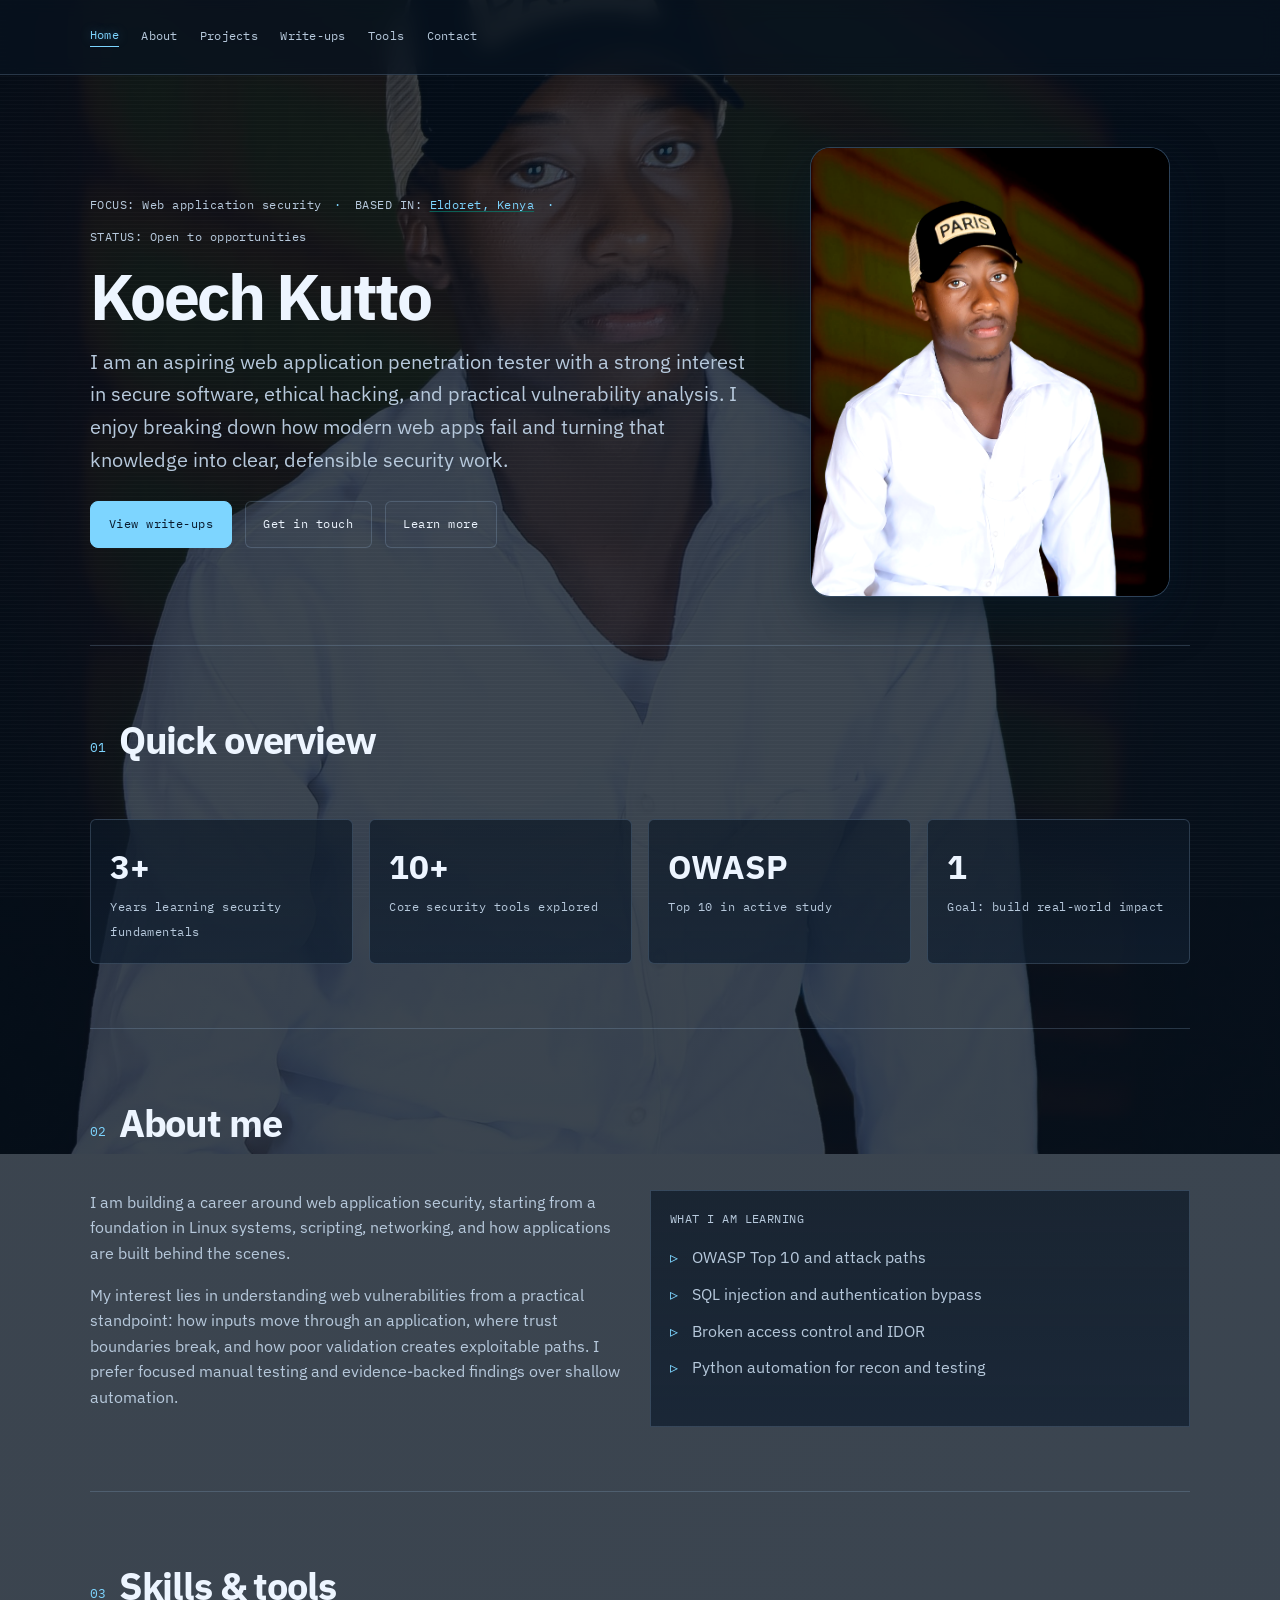
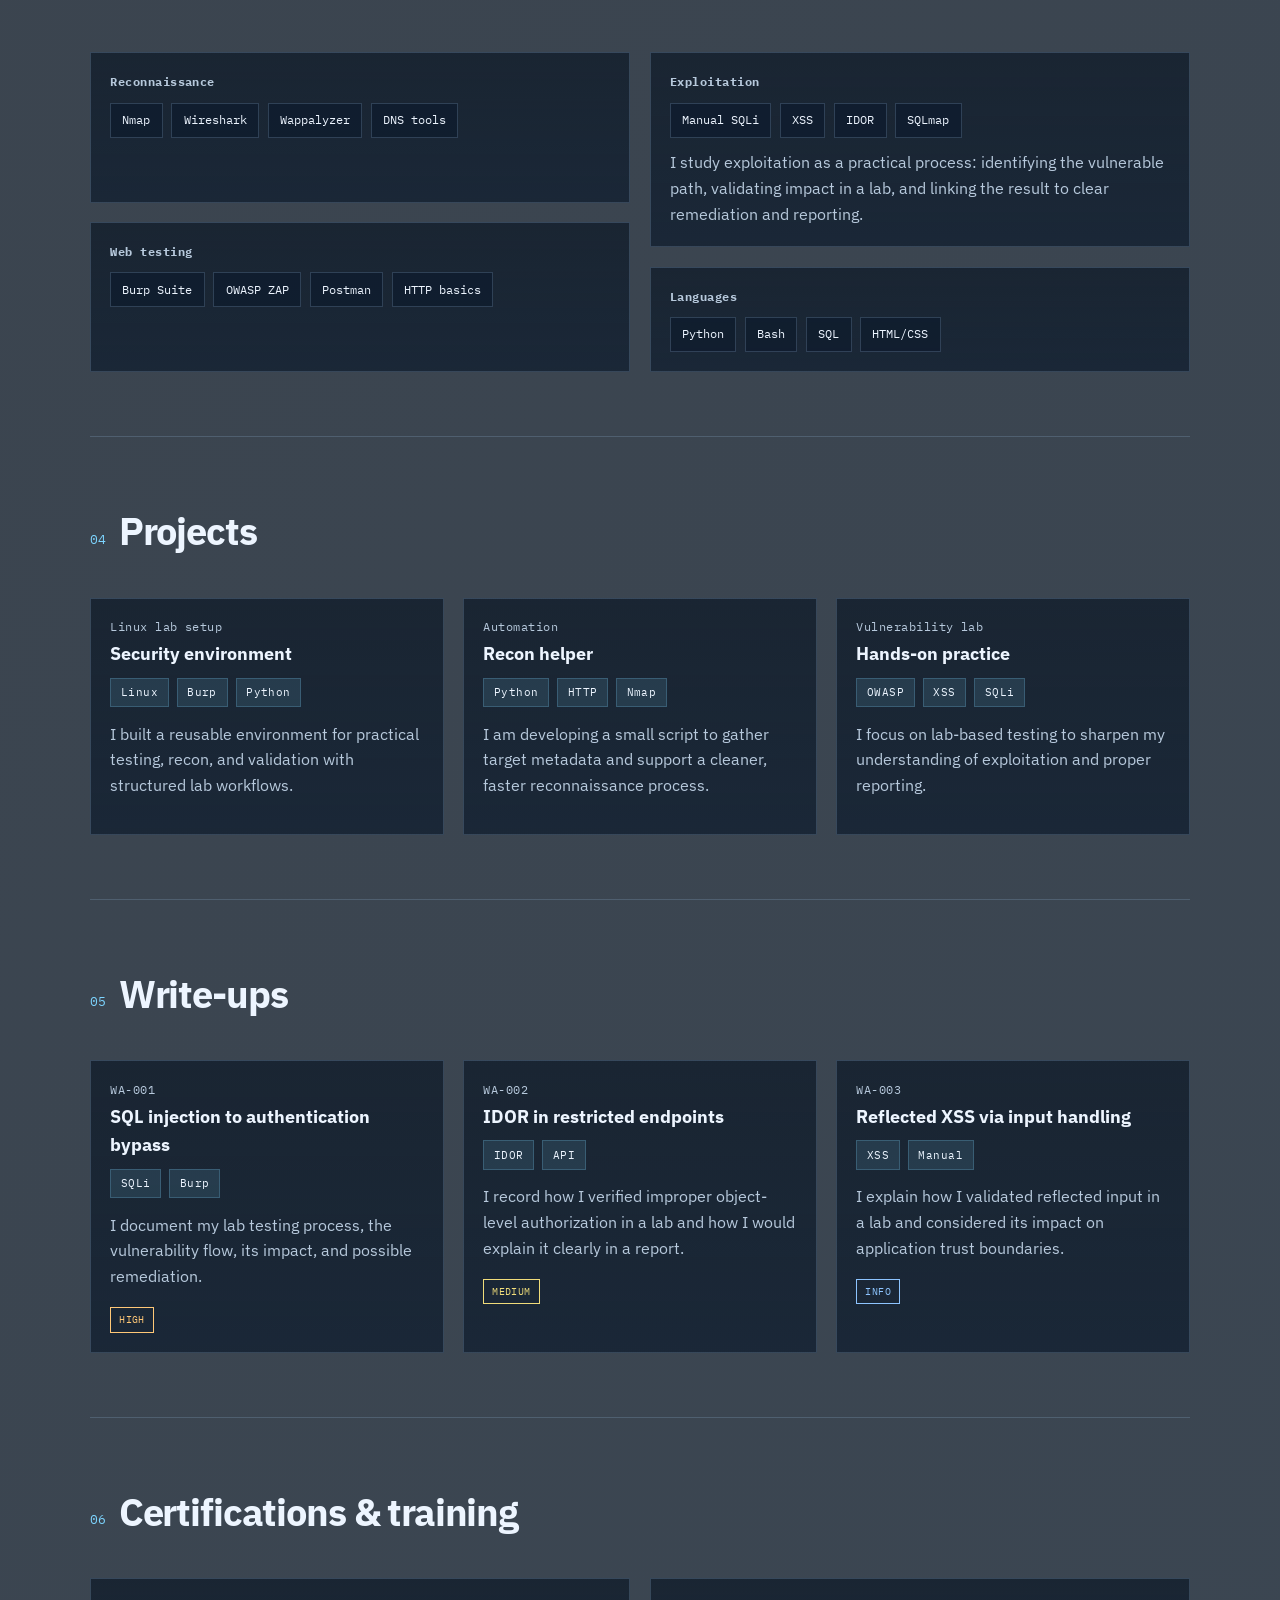
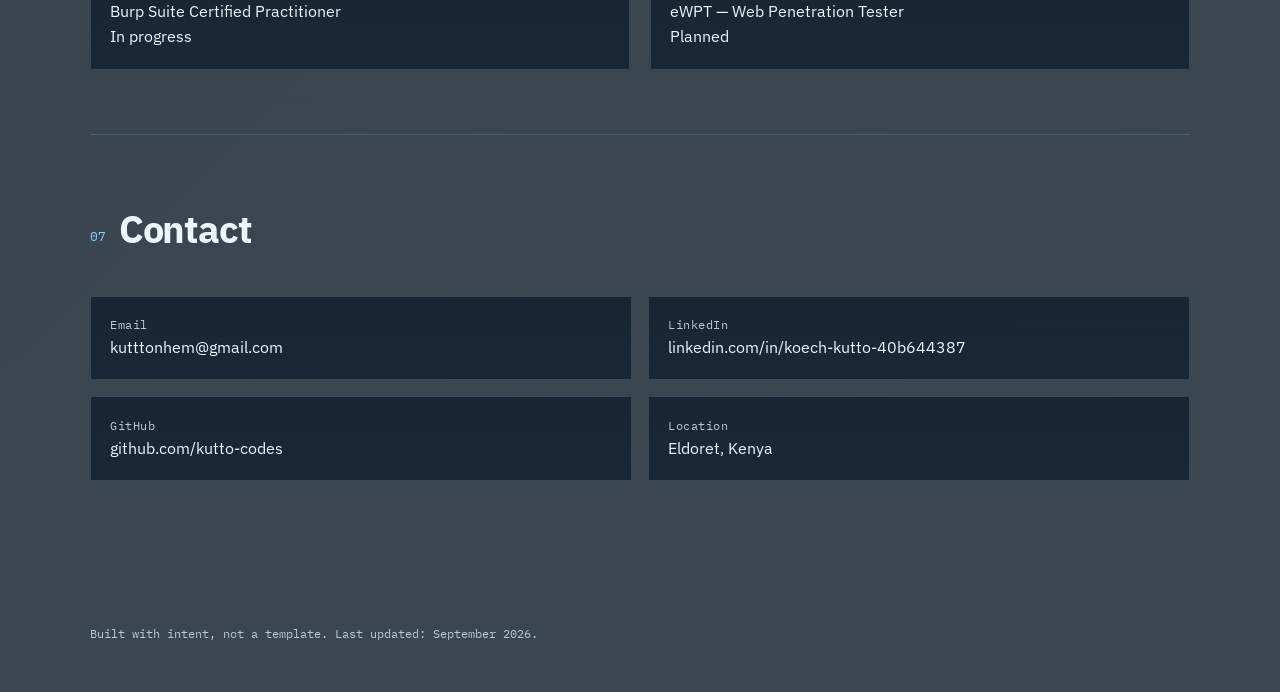
<file: index.html>
<!DOCTYPE html>
<html lang="en">
<head>
  <meta charset="UTF-8">
  <meta name="viewport" content="width=device-width, initial-scale=1.0">
  <title>Koech Kutto | Web Security Portfolio</title>
  <link rel="preconnect" href="https://fonts.googleapis.com">
  <link rel="preconnect" href="https://fonts.gstatic.com" crossorigin>
  <link href="https://fonts.googleapis.com/css2?family=IBM+Plex+Mono:wght@400;500;600;700&family=IBM+Plex+Sans:wght@400;500;600;700&display=swap" rel="stylesheet">
  <link rel="stylesheet" href="styles.css">
</head>
<body>
  <header class="topbar">
    <div class="topbar-inner">
      <nav class="primary-nav" id="primaryNav">
        <a href="index.html" class="active">Home</a>
        <a href="about.html">About</a>
        <a href="projects.html">Projects</a>
        <a href="writeups.html">Write-ups</a>
        <a href="tools.html">Tools</a>
        <a href="contact.html">Contact</a>
      </nav>
      <button class="nav-toggle" id="navToggle" aria-expanded="false" aria-controls="primaryNav">Menu</button>
    </div>
  </header>

  <main>
    <div class="container">
      <section class="page-hero">
        <div class="hero-layout">
          <div class="hero-copy">
            <div class="hero-meta">
              <span>FOCUS: Web application security</span>
              <span class="dot">·</span>
              <span>BASED IN: <a class="location-link" href="https://www.google.com/maps/search/?api=1&query=Eldoret%2C+Kenya" target="_blank" rel="noreferrer">Eldoret, Kenya</a></span>
              <span class="dot">·</span>
              <span>STATUS: Open to opportunities</span>
            </div>
            <h1>Koech Kutto</h1>
            <p class="hero-role">I am an aspiring web application penetration tester with a strong interest in secure software, ethical hacking, and practical vulnerability analysis. I enjoy breaking down how modern web apps fail and turning that knowledge into clear, defensible security work.</p>
            <div class="hero-actions">
              <a href="writeups.html" class="btn primary">View write-ups</a>
              <a href="contact.html" class="btn ghost">Get in touch</a>
              <a href="about.html" class="btn ghost">Learn more</a>
            </div>
          </div>

          <div class="hero-photo-wrap">
            <img
              class="hero-photo"
              src="8.jpg"
              alt="Koech Kutto portrait"
              onerror="this.style.display='none'; this.nextElementSibling.style.display='grid';"
            >
            <div class="hero-photo placeholder" style="display:none; width:min(100%, 360px); aspect-ratio:4/5; border:1px solid var(--line); background:var(--panel-2);">
              Add your image here
            </div>
          </div>
        </div>
      </section>

      <section>
        <div class="section-head">
          <span class="section-num">01</span>
          <h2>Quick overview</h2>
        </div>
        <div class="stats">
          <div class="stat" style="border-radius: 6px;">
            <strong>3+</strong>
            <span>Years learning security fundamentals</span>
          </div>
          <div class="stat" style="border-radius: 6px;">
            <strong>10+</strong>
            <span>Core security tools explored</span>
          </div>
          <div class="stat" style="border-radius: 6px;">
            <strong>OWASP</strong>
            <span>Top 10 in active study</span>
          </div>
          <div class="stat" style="border-radius: 6px;">
            <strong>1</strong>
            <span>Goal: build real-world impact</span>
          </div>
        </div>
      </section>

      <section id="about">
        <div class="section-head">
          <span class="section-num">02</span>
          <h2>About me</h2>
        </div>
        <div class="grid-2">
          <div>
            <p>I am building a career around web application security, starting from a foundation in Linux systems, scripting, networking, and how applications are built behind the scenes.</p>
            <p>My interest lies in understanding web vulnerabilities from a practical standpoint: how inputs move through an application, where trust boundaries break, and how poor validation creates exploitable paths. I prefer focused manual testing and evidence-backed findings over shallow automation.</p>
          </div>
          <div class="card">
            <div class="eyebrow">WHAT I AM LEARNING</div>
            <ul class="checklist">
              <li>OWASP Top 10 and attack paths</li>
              <li>SQL injection and authentication bypass</li>
              <li>Broken access control and IDOR</li>
              <li>Python automation for recon and testing</li>
            </ul>
          </div>
        </div>
      </section>

      <section id="skills">
        <div class="section-head">
          <span class="section-num">03</span>
          <h2>Skills & tools</h2>
        </div>
        <div class="skill-groups">
          <div class="skill-column">
            <div class="skill-group card">
              <h3>Reconnaissance</h3>
              <div class="chips">
                <span class="chip">Nmap</span>
                <span class="chip">Wireshark</span>
                <span class="chip">Wappalyzer</span>
                <span class="chip">DNS tools</span>
              </div>
            </div>
            <div class="skill-group card">
              <h3>Web testing</h3>
              <div class="chips">
                <span class="chip">Burp Suite</span>
                <span class="chip">OWASP ZAP</span>
                <span class="chip">Postman</span>
                <span class="chip">HTTP basics</span>
              </div>
            </div>
          </div>

          <div class="skill-column">
            <div class="skill-group card">
              <h3>Exploitation</h3>
              <div class="chips">
                <span class="chip">Manual SQLi</span>
                <span class="chip">XSS</span>
                <span class="chip">IDOR</span>
                <span class="chip">SQLmap</span>
              </div>
              <p>I study exploitation as a practical process: identifying the vulnerable path, validating impact in a lab, and linking the result to clear remediation and reporting.</p>
            </div>
            <div class="skill-group card">
              <h3>Languages</h3>
              <div class="chips">
                <span class="chip">Python</span>
                <span class="chip">Bash</span>
                <span class="chip">SQL</span>
                <span class="chip">HTML/CSS</span>
              </div>
            </div>
          </div>
        </div>
      </section>

      <section id="projects">
        <div class="section-head">
          <span class="section-num">04</span>
          <h2>Projects</h2>
        </div>
        <div class="grid-3">
          <article class="project-card">
            <div class="eyebrow">Linux lab setup</div>
            <h3>Security environment</h3>
            <div class="meta-row">
              <span class="tag">Linux</span>
              <span class="tag">Burp</span>
              <span class="tag">Python</span>
            </div>
            <p>I built a reusable environment for practical testing, recon, and validation with structured lab workflows.</p>
          </article>
          <article class="project-card">
            <div class="eyebrow">Automation</div>
            <h3>Recon helper</h3>
            <div class="meta-row">
              <span class="tag">Python</span>
              <span class="tag">HTTP</span>
              <span class="tag">Nmap</span>
            </div>
            <p>I am developing a small script to gather target metadata and support a cleaner, faster reconnaissance process.</p>
          </article>
          <article class="project-card">
            <div class="eyebrow">Vulnerability lab</div>
            <h3>Hands-on practice</h3>
            <div class="meta-row">
              <span class="tag">OWASP</span>
              <span class="tag">XSS</span>
              <span class="tag">SQLi</span>
            </div>
            <p>I focus on lab-based testing to sharpen my understanding of exploitation and proper reporting.</p>
          </article>
        </div>
      </section>

      <section id="findings">
        <div class="section-head">
          <span class="section-num">05</span>
          <h2>Write-ups</h2>
        </div>
        <div class="grid-3">
          <article class="writeup">
            <div class="eyebrow">WA-001</div>
            <h3>SQL injection to authentication bypass</h3>
            <div class="meta-row">
              <span class="tag">SQLi</span>
              <span class="tag">Burp</span>
            </div>
            <p>I document my lab testing process, the vulnerability flow, its impact, and possible remediation.</p>
            <span class="severity high">HIGH</span>
          </article>
          <article class="writeup">
            <div class="eyebrow">WA-002</div>
            <h3>IDOR in restricted endpoints</h3>
            <div class="meta-row">
              <span class="tag">IDOR</span>
              <span class="tag">API</span>
            </div>
            <p>I record how I verified improper object-level authorization in a lab and how I would explain it clearly in a report.</p>
            <span class="severity med">MEDIUM</span>
          </article>
          <article class="writeup">
            <div class="eyebrow">WA-003</div>
            <h3>Reflected XSS via input handling</h3>
            <div class="meta-row">
              <span class="tag">XSS</span>
              <span class="tag">Manual</span>
            </div>
            <p>I explain how I validated reflected input in a lab and considered its impact on application trust boundaries.</p>
            <span class="severity info">INFO</span>
          </article>
        </div>
      </section>

      <section>
        <div class="section-head">
          <span class="section-num">06</span>
          <h2>Certifications & training</h2>
        </div>
        <div class="grid-2">
          <div class="cert">
            <div class="cert-name">Burp Suite Certified Practitioner</div>
            <span class="cert-status">In progress</span>
          </div>
          <div class="cert">
            <div class="cert-name">eWPT — Web Penetration Tester</div>
            <span class="cert-status">Planned</span>
          </div>
        </div>
      </section>

      <section id="contact">
        <div class="section-head">
          <span class="section-num">07</span>
          <h2>Contact</h2>
        </div>
        <div class="contact-grid">
          <div class="contact-card">
            <div class="label">Email</div>
            <a href="mailto:kutttonhem@gmail.com">kutttonhem@gmail.com</a>
          </div>
          <div class="contact-card">
            <div class="label">LinkedIn</div>
            <a href="https://www.linkedin.com/in/koech-kutto-40b644387" target="_blank" rel="noreferrer">linkedin.com/in/koech-kutto-40b644387</a>
          </div>
          <div class="contact-card">
            <div class="label">GitHub</div>
            <a href="https://github.com/kutto-codes" target="_blank" rel="noreferrer">github.com/kutto-codes</a>
          </div>
          <div class="contact-card">
            <div class="label">Location</div>
            <span>
              <a href="https://www.google.com/maps/search/?api=1&query=Eldoret%2C+Kenya" target="_blank" rel="noreferrer">Eldoret</a>, Kenya
            </span>
          </div>
        </div>
      </section>
    </div>
  </main>

  <footer class="container">
    Built with intent, not a template. Last updated: September 2026.
  </footer>

  <script src="script.js"></script>
</body>
</html>
</file>
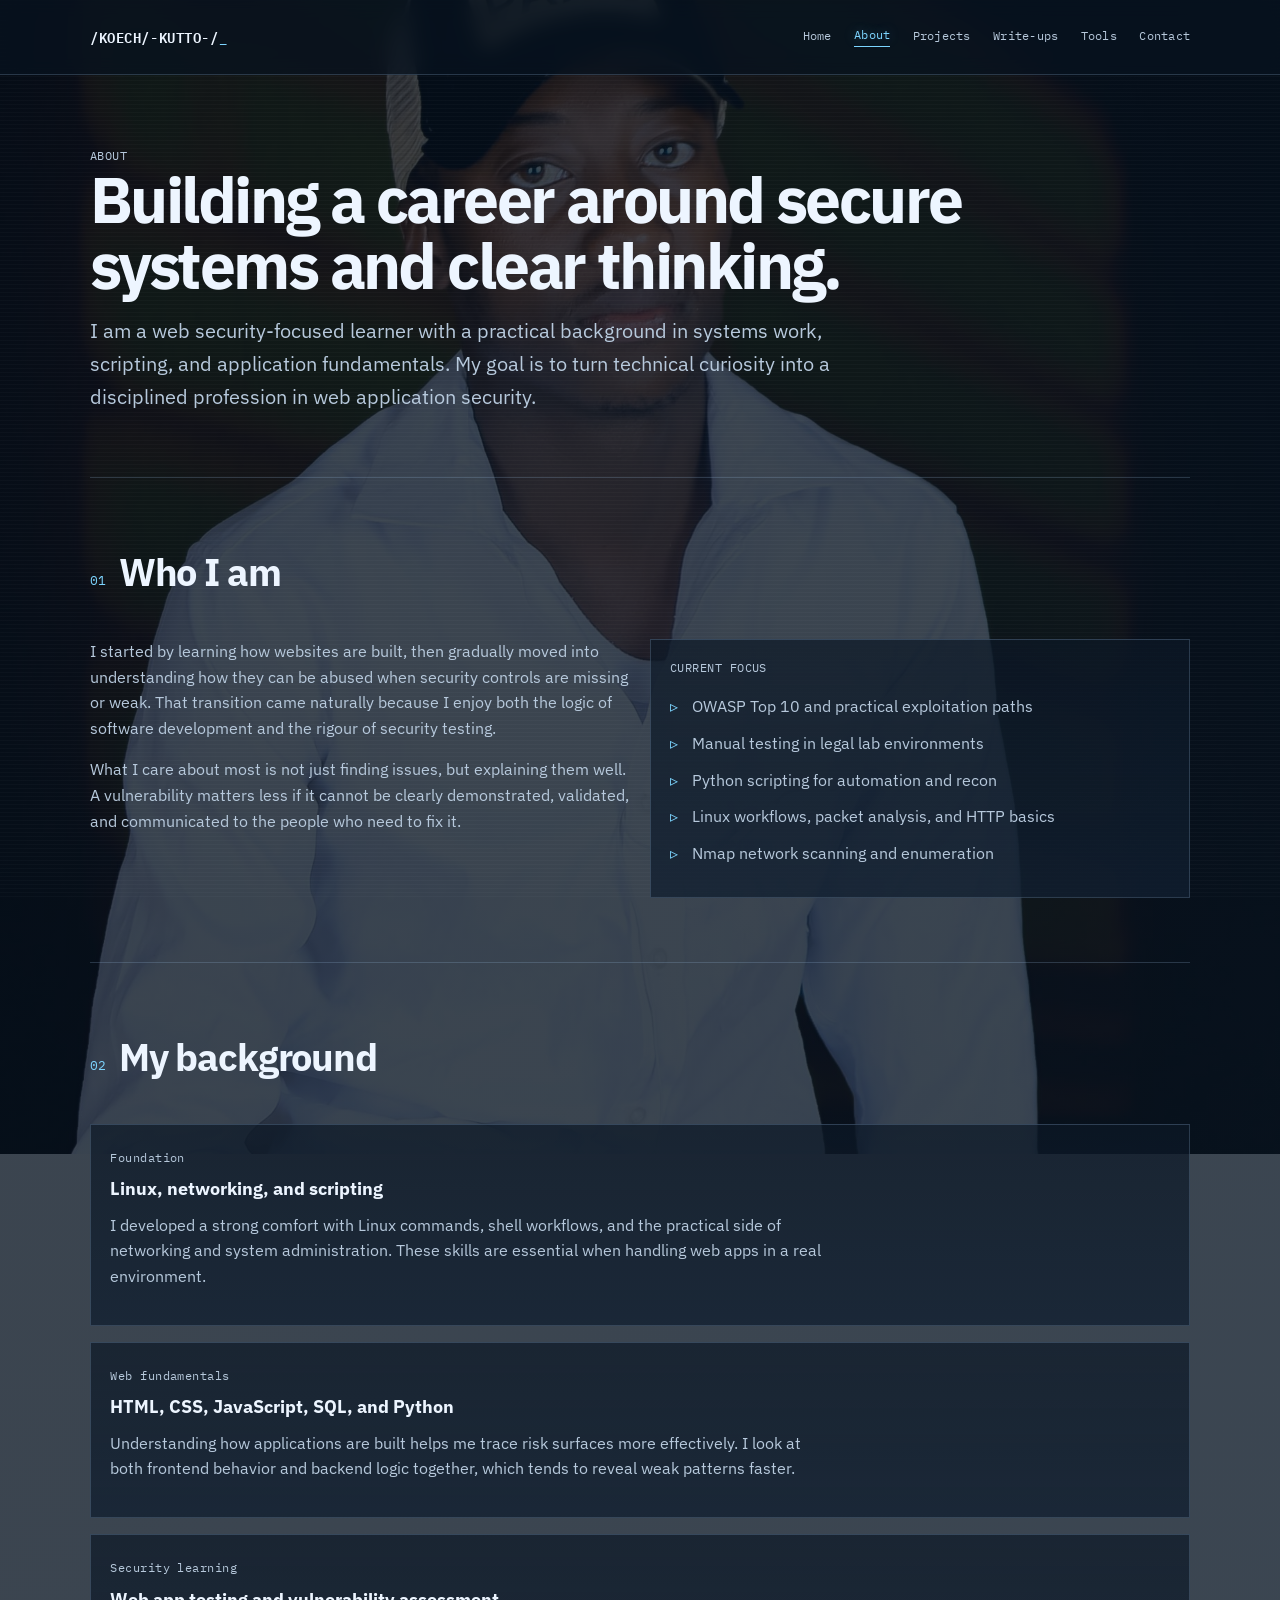
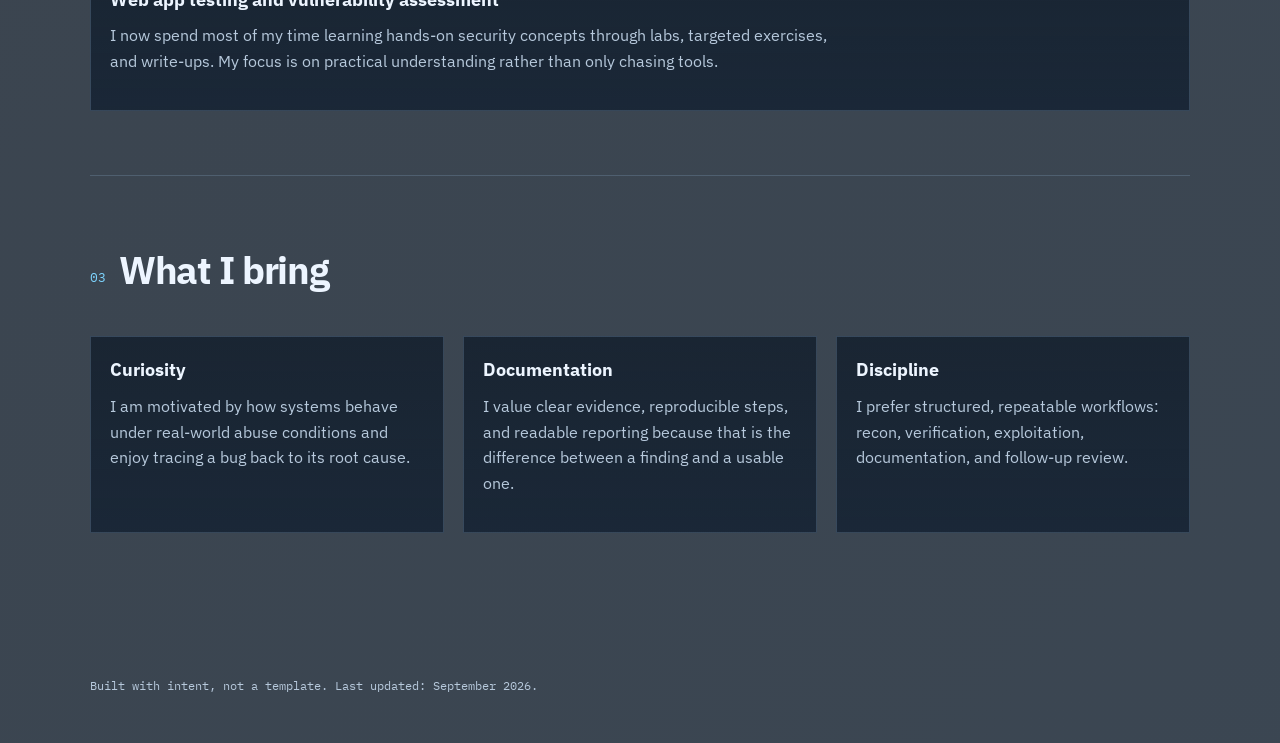
<file: about.html>
<!DOCTYPE html>
<html lang="en">
<head>
  <meta charset="UTF-8">
  <meta name="viewport" content="width=device-width, initial-scale=1.0">
  <title>About | Koech Kutto</title>
  <link rel="preconnect" href="https://fonts.googleapis.com">
  <link rel="preconnect" href="https://fonts.gstatic.com" crossorigin>
  <link href="https://fonts.googleapis.com/css2?family=IBM+Plex+Mono:wght@400;500;600;700&family=IBM+Plex+Sans:wght@400;500;600;700&display=swap" rel="stylesheet">
  <link rel="stylesheet" href="styles.css">
</head>
<body>
  <header class="topbar">
    <div class="topbar-inner">
      <a href="index.html" class="brand">/KOECH/-KUTTO-/</a>
      <nav class="primary-nav" id="primaryNav">
        <a href="index.html">Home</a>
        <a href="about.html" class="active">About</a>
        <a href="projects.html">Projects</a>
        <a href="writeups.html">Write-ups</a>
        <a href="tools.html">Tools</a>
        <a href="contact.html">Contact</a>
      </nav>
      <button class="nav-toggle" id="navToggle" aria-expanded="false" aria-controls="primaryNav">Menu</button>
    </div>
  </header>

  <main>
    <div class="container">
      <section class="page-hero">
        <div class="eyebrow">ABOUT</div>
        <h1>Building a career around secure systems and clear thinking.</h1>
        <p class="hero-role">I am a web security-focused learner with a practical background in systems work, scripting, and application fundamentals. My goal is to turn technical curiosity into a disciplined profession in web application security.</p>
      </section>

      <section>
        <div class="section-head">
          <span class="section-num">01</span>
          <h2>Who I am</h2>
        </div>
        <div class="grid-2">
          <div>
            <p>I started by learning how websites are built, then gradually moved into understanding how they can be abused when security controls are missing or weak. That transition came naturally because I enjoy both the logic of software development and the rigour of security testing.</p>
            <p>What I care about most is not just finding issues, but explaining them well. A vulnerability matters less if it cannot be clearly demonstrated, validated, and communicated to the people who need to fix it.</p>
          </div>
          <div class="card">
            <div class="eyebrow">CURRENT FOCUS</div>
            <ul class="checklist">
              <li>OWASP Top 10 and practical exploitation paths</li>
              <li>Manual testing in legal lab environments</li>
              <li>Python scripting for automation and recon</li>
              <li>Linux workflows, packet analysis, and HTTP basics</li>
              <li>Nmap network scanning and enumeration</li>
            </ul>
          </div>
        </div>
      </section>

      <section>
        <div class="section-head">
          <span class="section-num">02</span>
          <h2>My background</h2>
        </div>
        <div class="timeline">
          <div class="timeline-item">
            <span class="label">Foundation</span>
            <h3>Linux, networking, and scripting</h3>
            <p>I developed a strong comfort with Linux commands, shell workflows, and the practical side of networking and system administration. These skills are essential when handling web apps in a real environment.</p>
          </div>
          <div class="timeline-item">
            <span class="label">Web fundamentals</span>
            <h3>HTML, CSS, JavaScript, SQL, and Python</h3>
            <p>Understanding how applications are built helps me trace risk surfaces more effectively. I look at both frontend behavior and backend logic together, which tends to reveal weak patterns faster.</p>
          </div>
          <div class="timeline-item">
            <span class="label">Security learning</span>
            <h3>Web app testing and vulnerability assessment</h3>
            <p>I now spend most of my time learning hands-on security concepts through labs, targeted exercises, and write-ups. My focus is on practical understanding rather than only chasing tools.</p>
          </div>
        </div>
      </section>

      <section>
        <div class="section-head">
          <span class="section-num">03</span>
          <h2>What I bring</h2>
        </div>
        <div class="grid-3">
          <div class="card">
            <h3>Curiosity</h3>
            <p>I am motivated by how systems behave under real-world abuse conditions and enjoy tracing a bug back to its root cause.</p>
          </div>
          <div class="card">
            <h3>Documentation</h3>
            <p>I value clear evidence, reproducible steps, and readable reporting because that is the difference between a finding and a usable one.</p>
          </div>
          <div class="card">
            <h3>Discipline</h3>
            <p>I prefer structured, repeatable workflows: recon, verification, exploitation, documentation, and follow-up review.</p>
          </div>
        </div>
      </section>
    </div>
  </main>

  <footer class="container">
    Built with intent, not a template. Last updated: September 2026.
  </footer>

  <script src="script.js"></script>
</body>
</html>
</file>
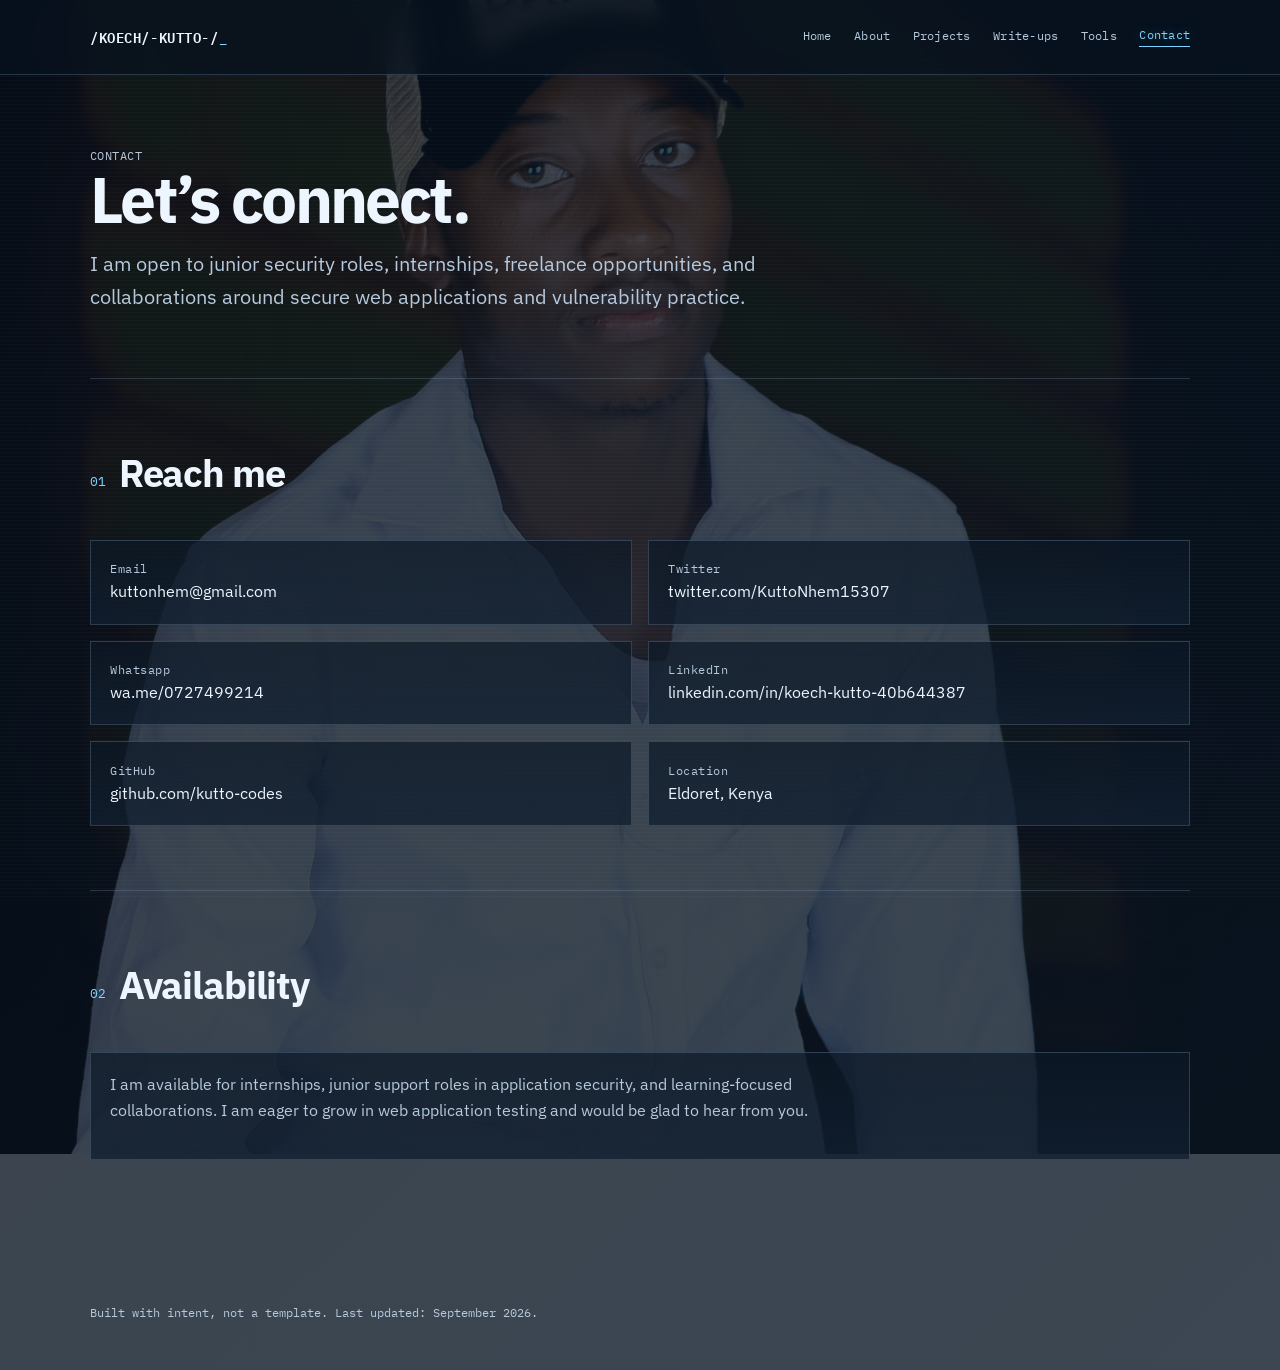
<file: contact.html>
<!DOCTYPE html>
<html lang="en">
<head>
  <meta charset="UTF-8">
  <meta name="viewport" content="width=device-width, initial-scale=1.0">
  <title>Contact | Koech Kutto</title>
  <link rel="preconnect" href="https://fonts.googleapis.com">
  <link rel="preconnect" href="https://fonts.gstatic.com" crossorigin>
  <link href="https://fonts.googleapis.com/css2?family=IBM+Plex+Mono:wght@400;500;600;700&family=IBM+Plex+Sans:wght@400;500;600;700&display=swap" rel="stylesheet">
  <link rel="stylesheet" href="styles.css">
</head>
<body>
  <header class="topbar">
    <div class="topbar-inner">
      <a href="index.html" class="brand">/KOECH/-KUTTO-/</a>
      <nav class="primary-nav" id="primaryNav">
        <a href="index.html">Home</a>
        <a href="about.html">About</a>
        <a href="projects.html">Projects</a>
        <a href="writeups.html">Write-ups</a>
        <a href="tools.html">Tools</a>
        <a href="contact.html" class="active">Contact</a>
      </nav>
      <button class="nav-toggle" id="navToggle" aria-expanded="false" aria-controls="primaryNav">Menu</button>
    </div>
  </header>

  <main>
    
    <div class="container">
      <section class="page-hero">
        <div class="eyebrow">CONTACT</div>
        <h1>Let’s connect.</h1>
        <p class="hero-role">I am open to junior security roles, internships, freelance opportunities, and collaborations around secure web applications and vulnerability practice.</p>
      </section>

      <section>
        <div class="section-head">
          <span class="section-num">01</span>
          <h2>Reach me</h2>
        </div>
        <div class="contact-grid">
          <div class="contact-card">
            <div class="label">Email</div>
            <a href="mailto:kutttonhem@gmail.com">kuttonhem@gmail.com</a>
          </div>
          <div class="contact-card">
            <div class="label">Twitter</div>
            <a href="https://twitter.com/KuttoNhem15307" target="_blank" rel="noreferrer">twitter.com/KuttoNhem15307</a>
          </div>
          <div class="contact-card">
            <div class="label">Whatsapp</div>
            <a href="https://wa.me/0727499214" target="_blank" rel="noreferrer">wa.me/0727499214</a>  
          </div>
          <div class="contact-card">
            <div class="label">LinkedIn</div>
            <a href="https://www.linkedin.com/in/koech-kutto-40b644387" target="_blank" rel="noreferrer">linkedin.com/in/koech-kutto-40b644387</a>
          </div>
          <div class="contact-card">
            <div class="label">GitHub</div>
            <a href="https://github.com/kutto-codes" target="_blank" rel="noreferrer">github.com/kutto-codes</a>
          </div>  
          <div class="contact-card">
            <div class="label">Location</div>
            <span>
              <a class="location-link" href="https://www.google.com/maps/search/?api=1&query=Eldoret%2C+Kenya" target="_blank" rel="noreferrer">Eldoret, Kenya</a>
            </span>
          </div>
        </div>
      </section>

      <section>
        <div class="section-head">
          <span class="section-num">02</span>
          <h2>Availability</h2>
        </div>
        <div class="card">
          <p>I am available for internships, junior support roles in application security, and learning-focused collaborations. I am eager to grow in web application testing and would be glad to hear from you.</p>
        </div>
      </section>
    </div>
  </main>

  <footer class="container">
    Built with intent, not a template. Last updated: September 2026.
  </footer>

  <script src="script.js"></script>
</body>
</html>
</file>
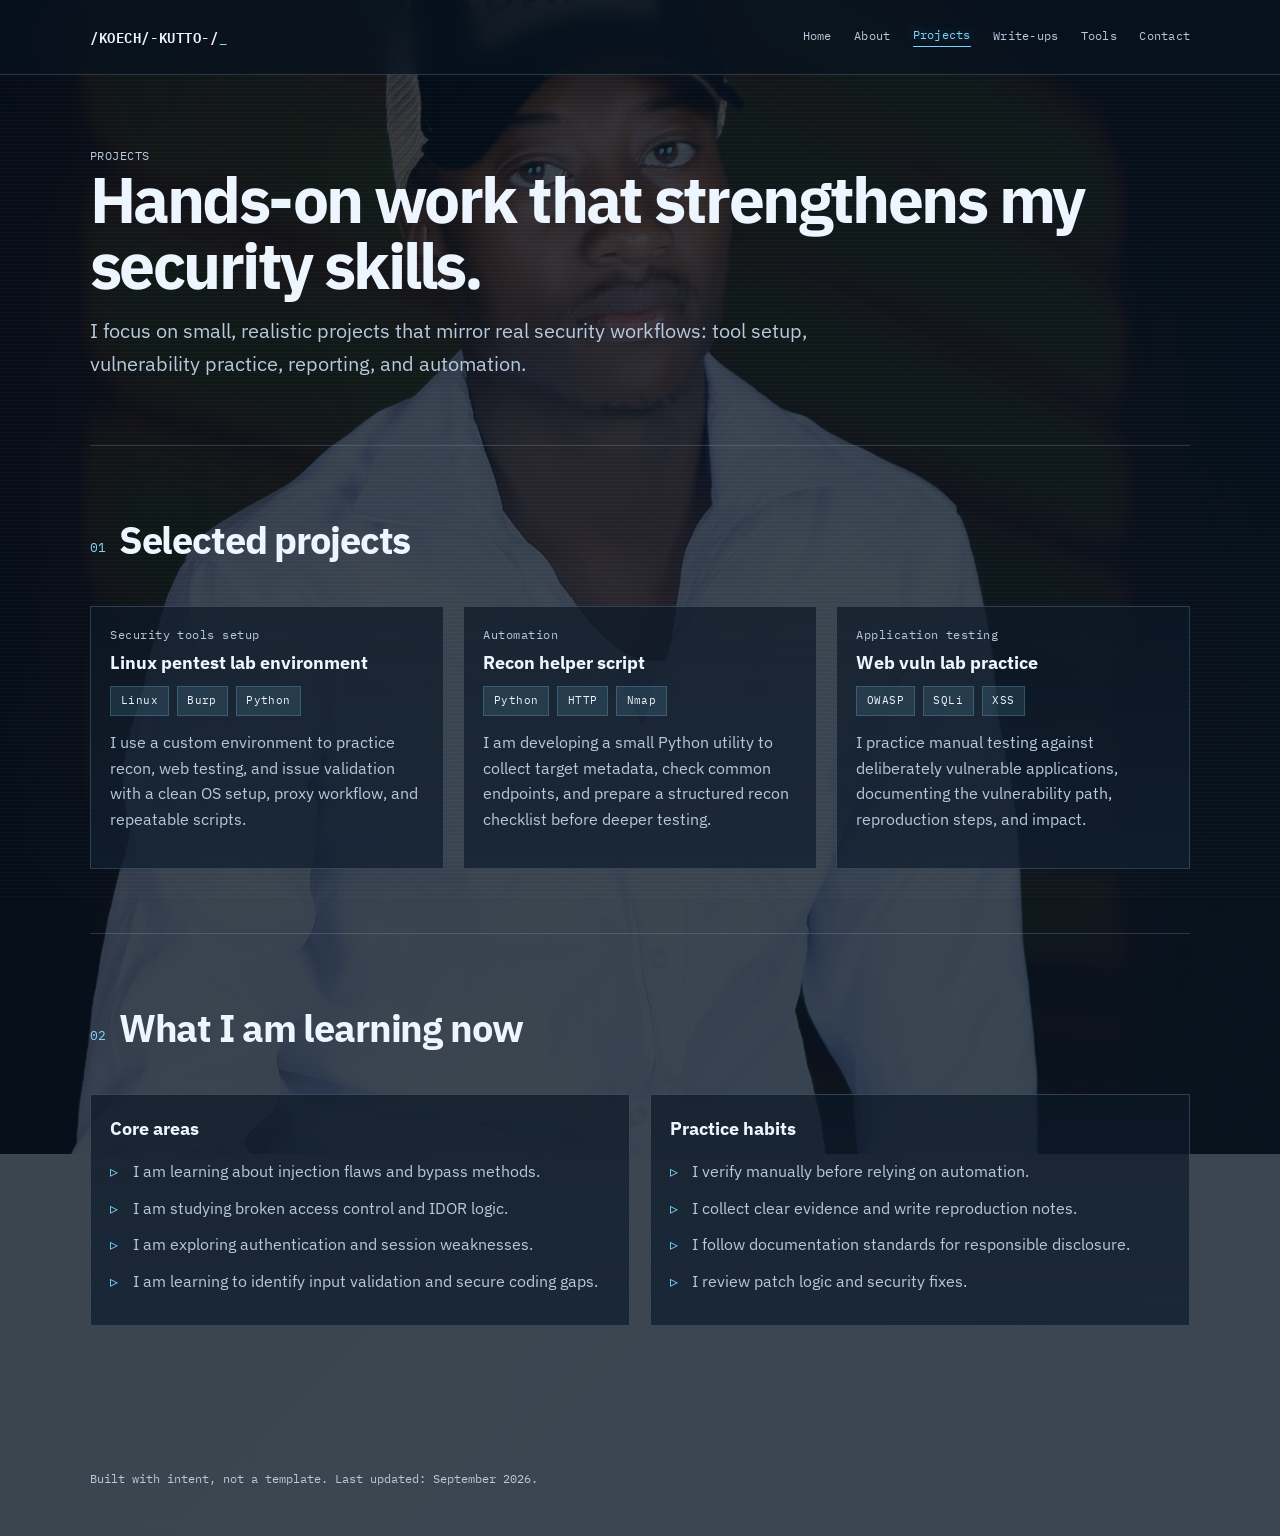
<file: projects.html>
<!DOCTYPE html>
<html lang="en">
<head>
  <meta charset="UTF-8">
  <meta name="viewport" content="width=device-width, initial-scale=1.0">
  <title>Projects | Koech Kutto</title>
  <link rel="preconnect" href="https://fonts.googleapis.com">
  <link rel="preconnect" href="https://fonts.gstatic.com" crossorigin>
  <link href="https://fonts.googleapis.com/css2?family=IBM+Plex+Mono:wght@400;500;600;700&family=IBM+Plex+Sans:wght@400;500;600;700&display=swap" rel="stylesheet">
  <link rel="stylesheet" href="styles.css">
</head>
<body>
  <header class="topbar">
    <div class="topbar-inner">
      <a href="index.html" class="brand">/KOECH/-KUTTO-/</a>
      <nav class="primary-nav" id="primaryNav">
        <a href="index.html">Home</a>
        <a href="about.html">About</a>
        <a href="projects.html" class="active">Projects</a>
        <a href="writeups.html">Write-ups</a>
        <a href="tools.html">Tools</a>
        <a href="contact.html">Contact</a>
      </nav>
      <button class="nav-toggle" id="navToggle" aria-expanded="false" aria-controls="primaryNav">Menu</button>
    </div>
  </header>

  <main>
    <div class="container">
      <section class="page-hero">
        <div class="eyebrow">PROJECTS</div>
        <h1>Hands-on work that strengthens my security skills.</h1>
        <p class="hero-role">I focus on small, realistic projects that mirror real security workflows: tool setup, vulnerability practice, reporting, and automation.</p>
      </section>

      <section>
        <div class="section-head">
          <span class="section-num">01</span>
          <h2>Selected projects</h2>
        </div>
        <div class="grid-3">
          <article class="project-card">
            <div class="eyebrow">Security tools setup</div>
            <h3>Linux pentest lab environment</h3>
            <div class="meta-row">
              <span class="tag">Linux</span>
              <span class="tag">Burp</span>
              <span class="tag">Python</span>
            </div>
            <p>I use a custom environment to practice recon, web testing, and issue validation with a clean OS setup, proxy workflow, and repeatable scripts.</p>
          </article>

          <article class="project-card">
            <div class="eyebrow">Automation</div>
            <h3>Recon helper script</h3>
            <div class="meta-row">
              <span class="tag">Python</span>
              <span class="tag">HTTP</span>
              <span class="tag">Nmap</span>
            </div>
            <p>I am developing a small Python utility to collect target metadata, check common endpoints, and prepare a structured recon checklist before deeper testing.</p>
          </article>

          <article class="project-card">
            <div class="eyebrow">Application testing</div>
            <h3>Web vuln lab practice</h3>
            <div class="meta-row">
              <span class="tag">OWASP</span>
              <span class="tag">SQLi</span>
              <span class="tag">XSS</span>
            </div>
            <p>I practice manual testing against deliberately vulnerable applications, documenting the vulnerability path, reproduction steps, and impact.</p>
          </article>
        </div>
      </section>

      <section>
        <div class="section-head">
          <span class="section-num">02</span>
          <h2>What I am learning now</h2>
        </div>
        <div class="grid-2">
          <div class="card">
            <h3>Core areas</h3>
            <ul class="simple-list">
              <li>I am learning about injection flaws and bypass methods.</li>
              <li>I am studying broken access control and IDOR logic.</li>
              <li>I am exploring authentication and session weaknesses.</li>
              <li>I am learning to identify input validation and secure coding gaps.</li>
            </ul>
          </div>
          <div class="card">
            <h3>Practice habits</h3>
            <ul class="simple-list">
              <li>I verify manually before relying on automation.</li>
              <li>I collect clear evidence and write reproduction notes.</li>
              <li>I follow documentation standards for responsible disclosure.</li>
              <li>I review patch logic and security fixes.</li>
            </ul>
          </div>
        </div>
      </section>
    </div>
  </main>

  <footer class="container">
    Built with intent, not a template. Last updated: September 2026.
  </footer>

  <script src="script.js"></script>
</body>
</html>
</file>
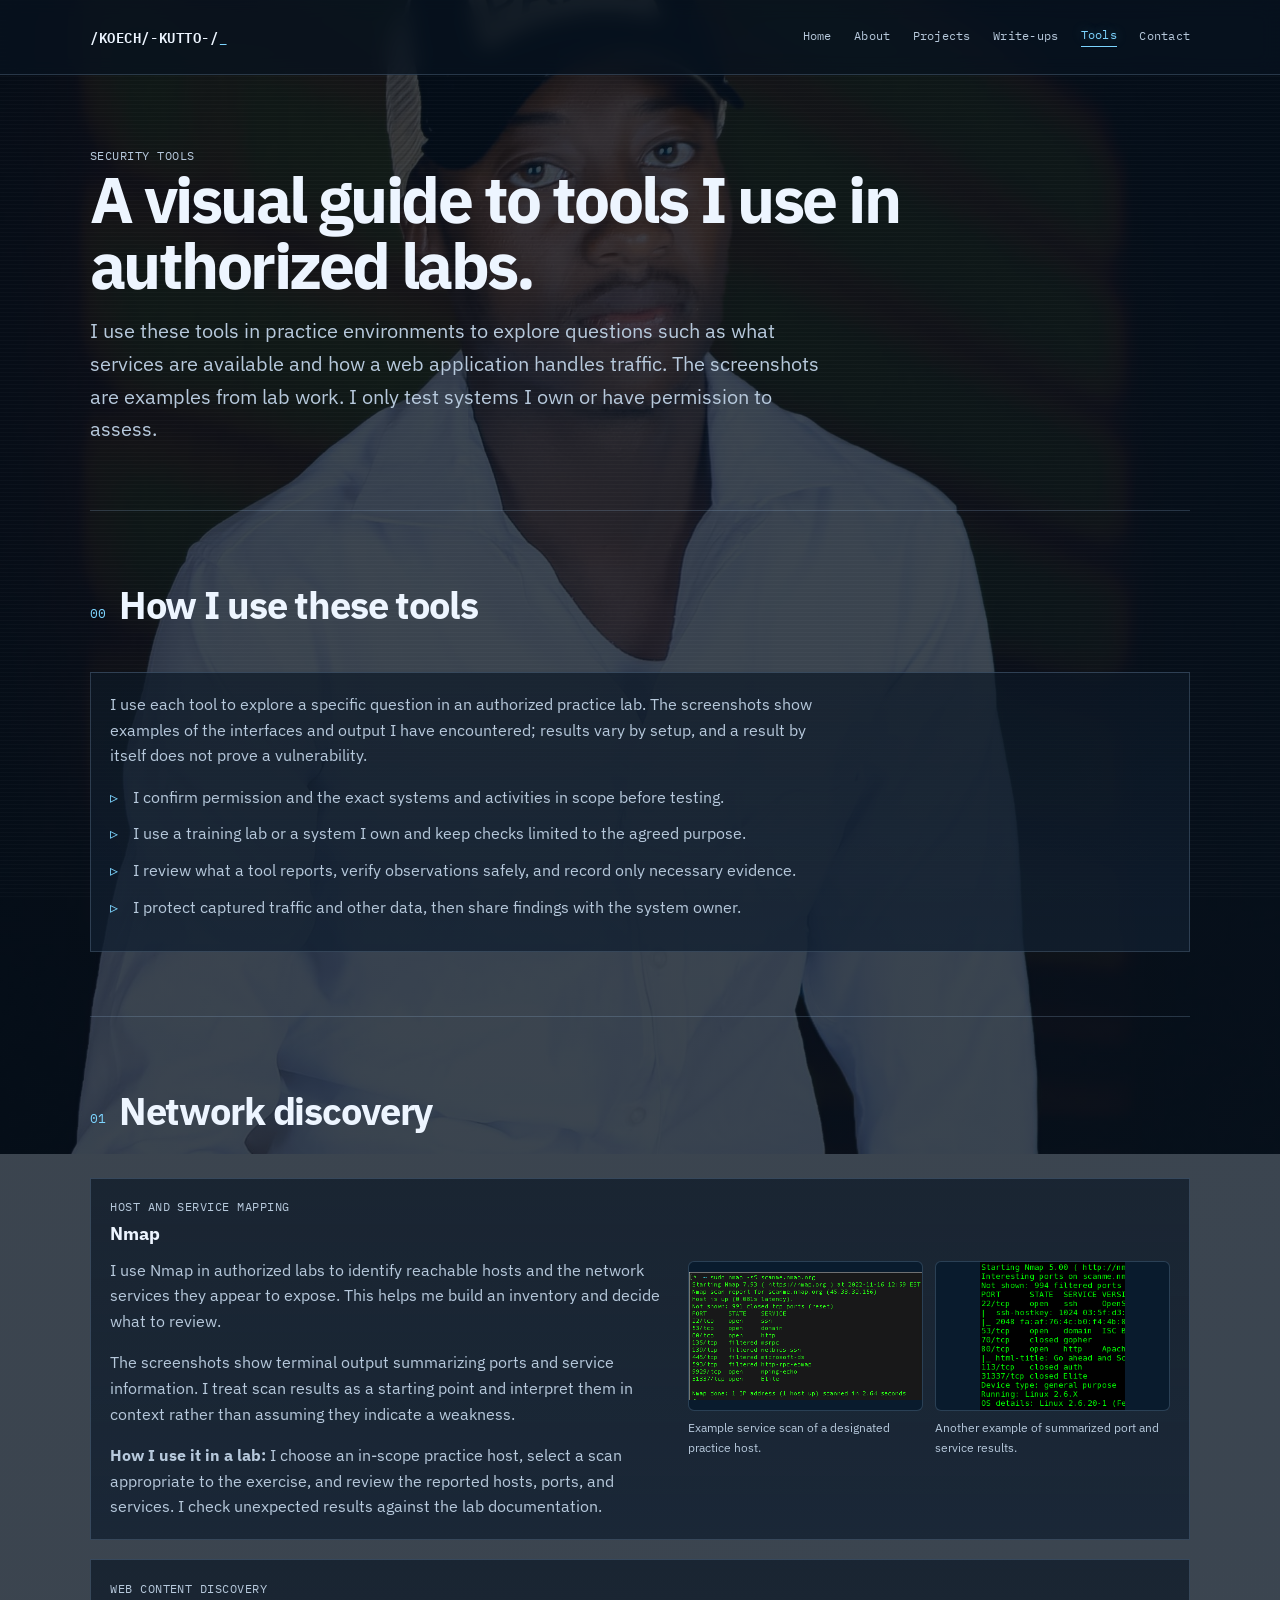
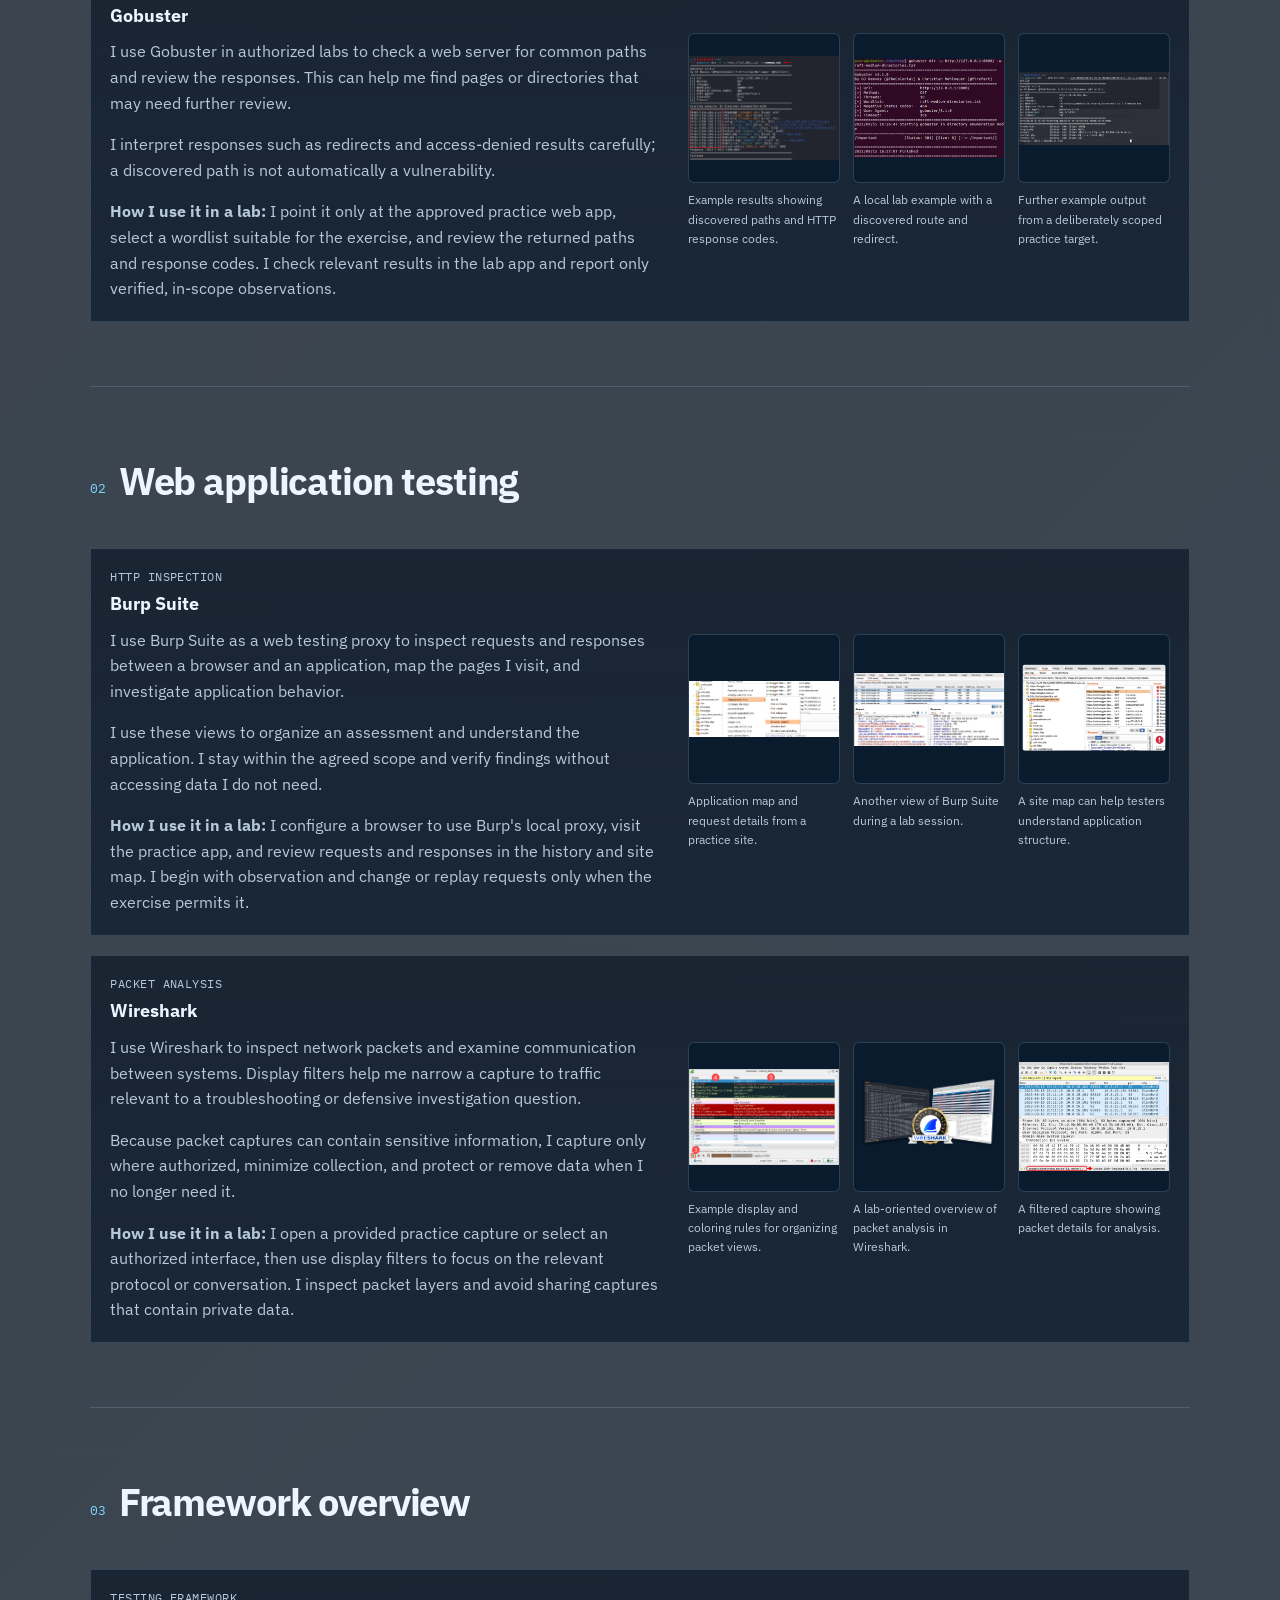
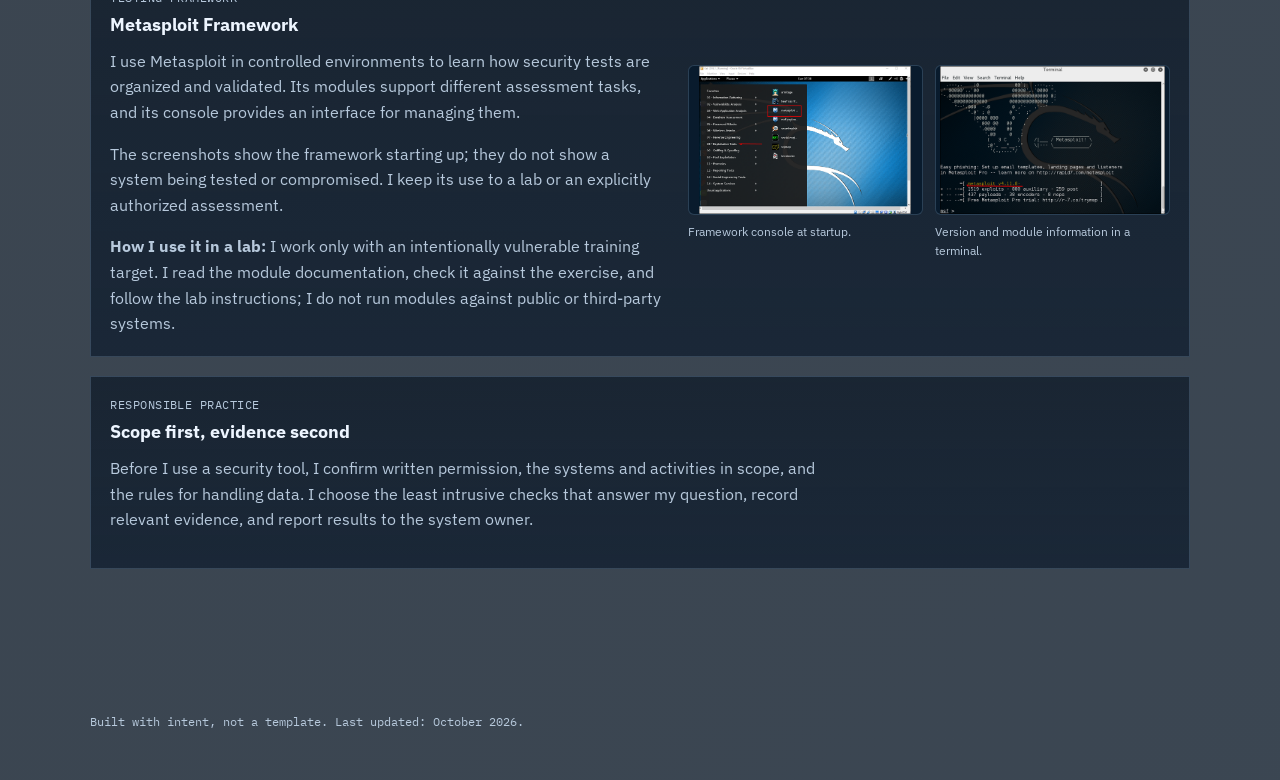
<file: tools.html>
<!DOCTYPE html>
<html lang="en">
<head>
  <meta charset="UTF-8">
  <meta name="viewport" content="width=device-width, initial-scale=1.0">
  <title>Security Tools | Koech Kutto</title>
  <link rel="preconnect" href="https://fonts.googleapis.com">
  <link rel="preconnect" href="https://fonts.gstatic.com" crossorigin>
  <link href="https://fonts.googleapis.com/css2?family=IBM+Plex+Mono:wght@400;500;600;700&family=IBM+Plex+Sans:wght@400;500;600;700&display=swap" rel="stylesheet">
  <link rel="stylesheet" href="styles.css">
</head>
<body>
  <header class="topbar">
    <div class="topbar-inner">
      <a href="index.html" class="brand">/KOECH/-KUTTO-/</a>
      <nav class="primary-nav" id="primaryNav">
        <a href="index.html">Home</a>
        <a href="about.html">About</a>
        <a href="projects.html">Projects</a>
        <a href="writeups.html">Write-ups</a>
        <a href="tools.html" class="active">Tools</a>
        <a href="contact.html">Contact</a>
      </nav>
      <button class="nav-toggle" id="navToggle" aria-expanded="false" aria-controls="primaryNav">Menu</button>
    </div>
  </header>

  <main>
    <div class="container">
      <section class="page-hero">
        <div class="eyebrow">SECURITY TOOLS</div>
        <h1>A visual guide to tools I use in authorized labs.</h1>
        <p class="hero-role">I use these tools in practice environments to explore questions such as what services are available and how a web application handles traffic. The screenshots are examples from lab work. I only test systems I own or have permission to assess.</p>
      </section>

      <section>
        <div class="section-head">
          <span class="section-num">00</span>
          <h2>How I use these tools</h2>
        </div>
        <div class="card project-card">
          <p>I use each tool to explore a specific question in an authorized practice lab. The screenshots show examples of the interfaces and output I have encountered; results vary by setup, and a result by itself does not prove a vulnerability.</p>
          <ul class="simple-list">
            <li>I confirm permission and the exact systems and activities in scope before testing.</li>
            <li>I use a training lab or a system I own and keep checks limited to the agreed purpose.</li>
            <li>I review what a tool reports, verify observations safely, and record only necessary evidence.</li>
            <li>I protect captured traffic and other data, then share findings with the system owner.</li>
          </ul>
        </div>
      </section>

      <section>
        <div class="section-head">
          <span class="section-num">01</span>
          <h2>Network discovery</h2>
        </div>
        <div class="tool-list">
          <article class="card project-card tool-card">
            <div class="tool-copy">
              <div class="eyebrow">HOST AND SERVICE MAPPING</div>
              <h3>Nmap</h3>
              <p>I use Nmap in authorized labs to identify reachable hosts and the network services they appear to expose. This helps me build an inventory and decide what to review.</p>
              <p>The screenshots show terminal output summarizing ports and service information. I treat scan results as a starting point and interpret them in context rather than assuming they indicate a weakness.</p>
              <p><strong>How I use it in a lab:</strong> I choose an in-scope practice host, select a scan appropriate to the exercise, and review the reported hosts, ports, and services. I check unexpected results against the lab documentation.</p>
            </div>
            <div class="tool-gallery">
              <figure class="tool-figure">
                <img src="nmap1.png" alt="Nmap output from a scan of the Scanme practice host, showing open and filtered ports" loading="lazy" decoding="async">
                <figcaption>Example service scan of a designated practice host.</figcaption>
              </figure>
              <figure class="tool-figure">
                <img src="nmap5.png" alt="Nmap terminal output listing detected network services and ports" loading="lazy" decoding="async">
                <figcaption>Another example of summarized port and service results.</figcaption>
              </figure>
            </div>
          </article>

          <article class="card project-card tool-card">
            <div class="tool-copy">
              <div class="eyebrow">WEB CONTENT DISCOVERY</div>
              <h3>Gobuster</h3>
              <p>I use Gobuster in authorized labs to check a web server for common paths and review the responses. This can help me find pages or directories that may need further review.</p>
              <p>I interpret responses such as redirects and access-denied results carefully; a discovered path is not automatically a vulnerability.</p>
              <p><strong>How I use it in a lab:</strong> I point it only at the approved practice web app, select a wordlist suitable for the exercise, and review the returned paths and response codes. I check relevant results in the lab app and report only verified, in-scope observations.</p>
            </div>
            <div class="tool-gallery">
              <figure class="tool-figure">
                <img src="gobuster1.png" alt="Gobuster results from a web directory discovery practice lab" loading="lazy" decoding="async">
                <figcaption>Example results showing discovered paths and HTTP response codes.</figcaption>
              </figure>
              <figure class="tool-figure">
                <img src="gobuster2.png" alt="Gobuster output from a local web application practice environment" loading="lazy" decoding="async">
                <figcaption>A local lab example with a discovered route and redirect.</figcaption>
              </figure>
              <figure class="tool-figure">
                <img src="gobuster_dir_files.png" alt="Gobuster output showing discovered pages and directories in a lab" loading="lazy" decoding="async">
                <figcaption>Further example output from a deliberately scoped practice target.</figcaption>
              </figure>
            </div>
          </article>
        </div>
      </section>

      <section>
        <div class="section-head">
          <span class="section-num">02</span>
          <h2>Web application testing</h2>
        </div>
        <div class="tool-list">
          <article class="card project-card tool-card">
            <div class="tool-copy">
              <div class="eyebrow">HTTP INSPECTION</div>
              <h3>Burp Suite</h3>
              <p>I use Burp Suite as a web testing proxy to inspect requests and responses between a browser and an application, map the pages I visit, and investigate application behavior.</p>
              <p>I use these views to organize an assessment and understand the application. I stay within the agreed scope and verify findings without accessing data I do not need.</p>
              <p><strong>How I use it in a lab:</strong> I configure a browser to use Burp's local proxy, visit the practice app, and review requests and responses in the history and site map. I begin with observation and change or replay requests only when the exercise permits it.</p>
            </div>
            <div class="tool-gallery">
              <figure class="tool-figure">
                <img src="burpsuite.jpg" alt="Burp Suite target site map and a web request in a security testing lab" loading="lazy" decoding="async">
                <figcaption>Application map and request details from a practice site.</figcaption>
              </figure>
              <figure class="tool-figure">
                <img src="burpsuite1.png" alt="Burp Suite interface captured during a web application practice session" loading="lazy" decoding="async">
                <figcaption>Another view of Burp Suite during a lab session.</figcaption>
              </figure>
              <figure class="tool-figure">
                <img src="burpsuite2.png" alt="Burp Suite site map showing pages and observations for a web lab" loading="lazy" decoding="async">
                <figcaption>A site map can help testers understand application structure.</figcaption>
              </figure>
            </div>
          </article>

          <article class="card project-card tool-card">
            <div class="tool-copy">
              <div class="eyebrow">PACKET ANALYSIS</div>
              <h3>Wireshark</h3>
              <p>I use Wireshark to inspect network packets and examine communication between systems. Display filters help me narrow a capture to traffic relevant to a troubleshooting or defensive investigation question.</p>
              <p>Because packet captures can contain sensitive information, I capture only where authorized, minimize collection, and protect or remove data when I no longer need it.</p>
              <p><strong>How I use it in a lab:</strong> I open a provided practice capture or select an authorized interface, then use display filters to focus on the relevant protocol or conversation. I inspect packet layers and avoid sharing captures that contain private data.</p>
            </div>
            <div class="tool-gallery">
              <figure class="tool-figure">
                <img src="wireshark.png" alt="Wireshark coloring-rules window with example packet display filters" loading="lazy" decoding="async">
                <figcaption>Example display and coloring rules for organizing packet views.</figcaption>
              </figure>
              <figure class="tool-figure">
                <img src="wireshark1.png" alt="Wireshark and terminal views used to inspect authorized lab traffic" loading="lazy" decoding="async">
                <figcaption>A lab-oriented overview of packet analysis in Wireshark.</figcaption>
              </figure>
              <figure class="tool-figure">
                <img src="wireshark2.jpeg" alt="Wireshark capture with a DNS and HTTP display filter applied" loading="lazy" decoding="async">
                <figcaption>A filtered capture showing packet details for analysis.</figcaption>
              </figure>
            </div>
          </article>
        </div>
      </section>

      <section>
        <div class="section-head">
          <span class="section-num">03</span>
          <h2>Framework overview</h2>
        </div>
        <div class="tool-list">
          <article class="card project-card tool-card">
            <div class="tool-copy">
              <div class="eyebrow">TESTING FRAMEWORK</div>
              <h3>Metasploit Framework</h3>
              <p>I use Metasploit in controlled environments to learn how security tests are organized and validated. Its modules support different assessment tasks, and its console provides an interface for managing them.</p>
              <p>The screenshots show the framework starting up; they do not show a system being tested or compromised. I keep its use to a lab or an explicitly authorized assessment.</p>
              <p><strong>How I use it in a lab:</strong> I work only with an intentionally vulnerable training target. I read the module documentation, check it against the exercise, and follow the lab instructions; I do not run modules against public or third-party systems.</p>
            </div>
            <div class="tool-gallery">
              <figure class="tool-figure">
                <img src="metasploit_console.jpg" alt="Metasploit Framework console showing its startup banner in a lab environment" loading="lazy" decoding="async">
                <figcaption>Framework console at startup.</figcaption>
              </figure>
              <figure class="tool-figure">
                <img src="metasploit_version.jpg" alt="Terminal showing Metasploit Framework version information" loading="lazy" decoding="async">
                <figcaption>Version and module information in a terminal.</figcaption>
              </figure>
            </div>
          </article>
          <aside class="card project-card">
            <div class="eyebrow">RESPONSIBLE PRACTICE</div>
            <h3>Scope first, evidence second</h3>
            <p>Before I use a security tool, I confirm written permission, the systems and activities in scope, and the rules for handling data. I choose the least intrusive checks that answer my question, record relevant evidence, and report results to the system owner.</p>
          </aside>
        </div>
      </section>
    </div>
  </main>

  <footer class="container">
    Built with intent, not a template. Last updated: October 2026.
  </footer>

  <script src="script.js"></script>
</body>
</html>
</file>
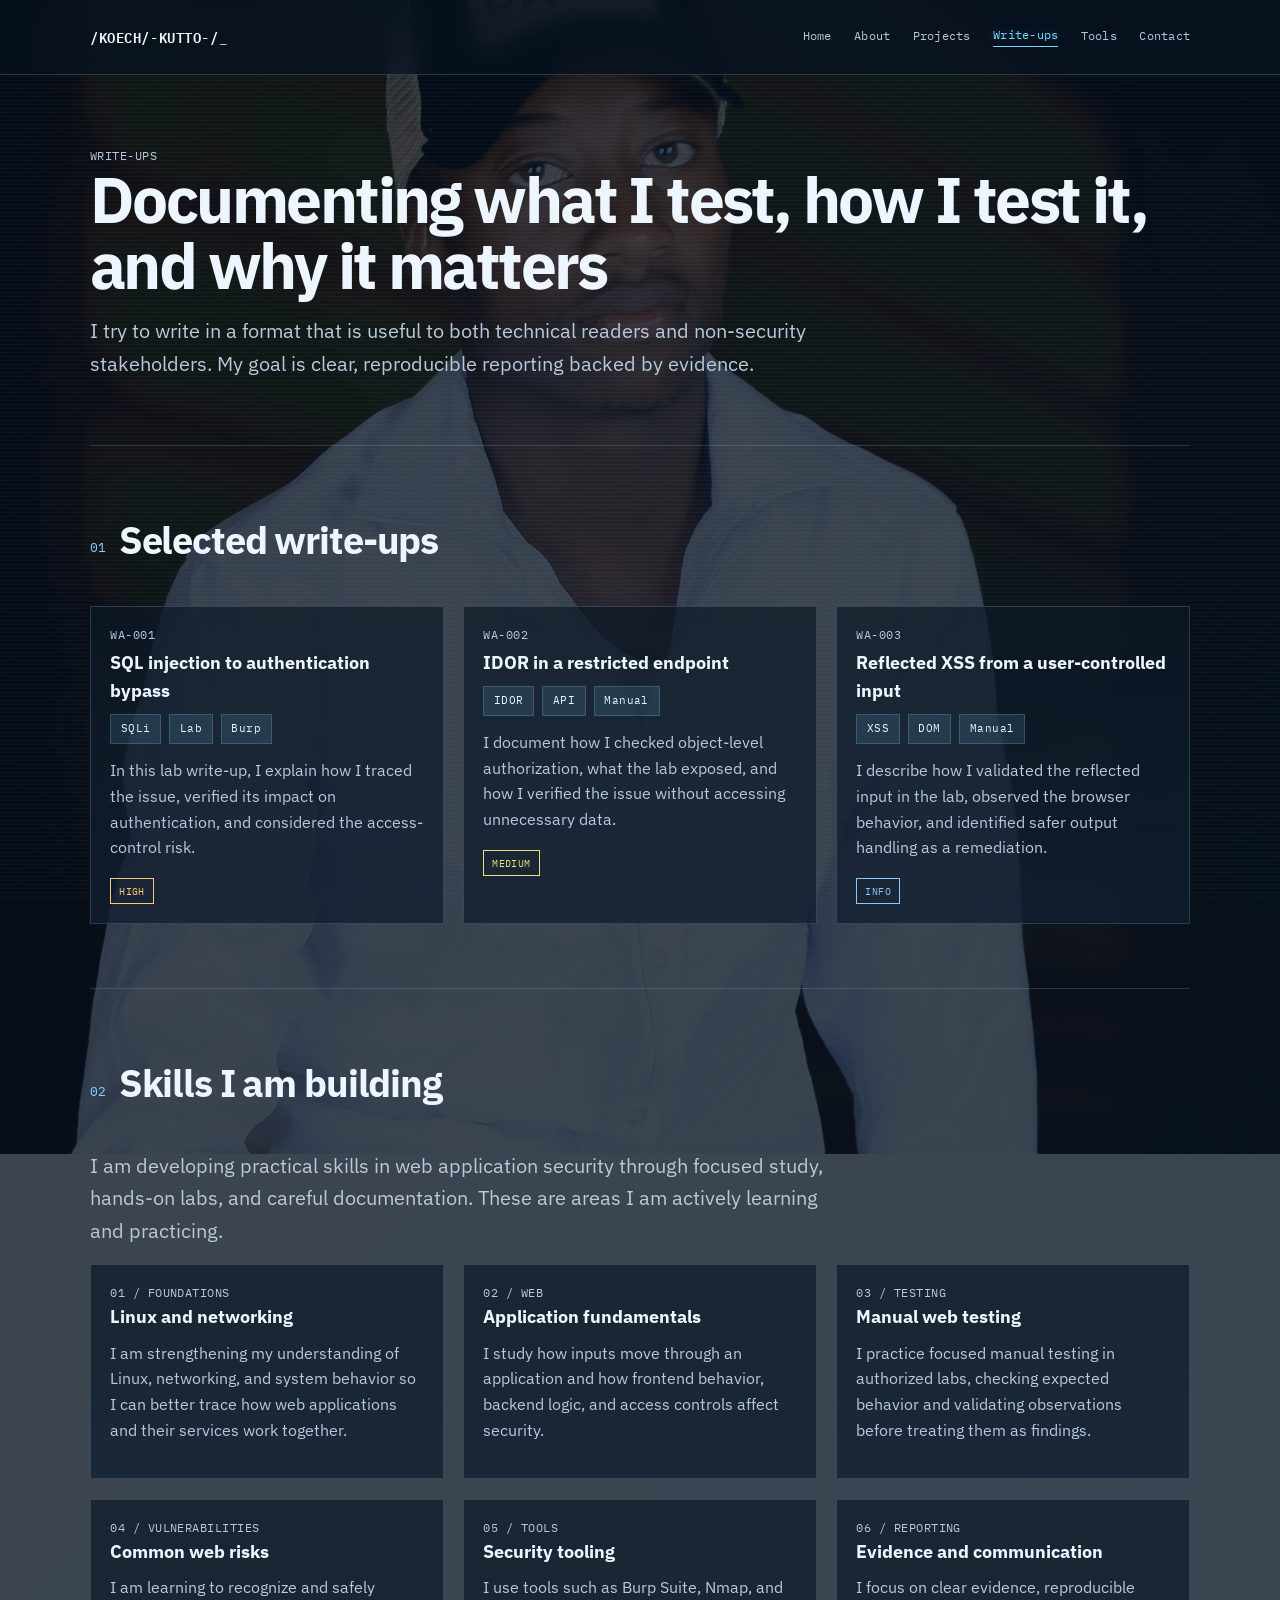
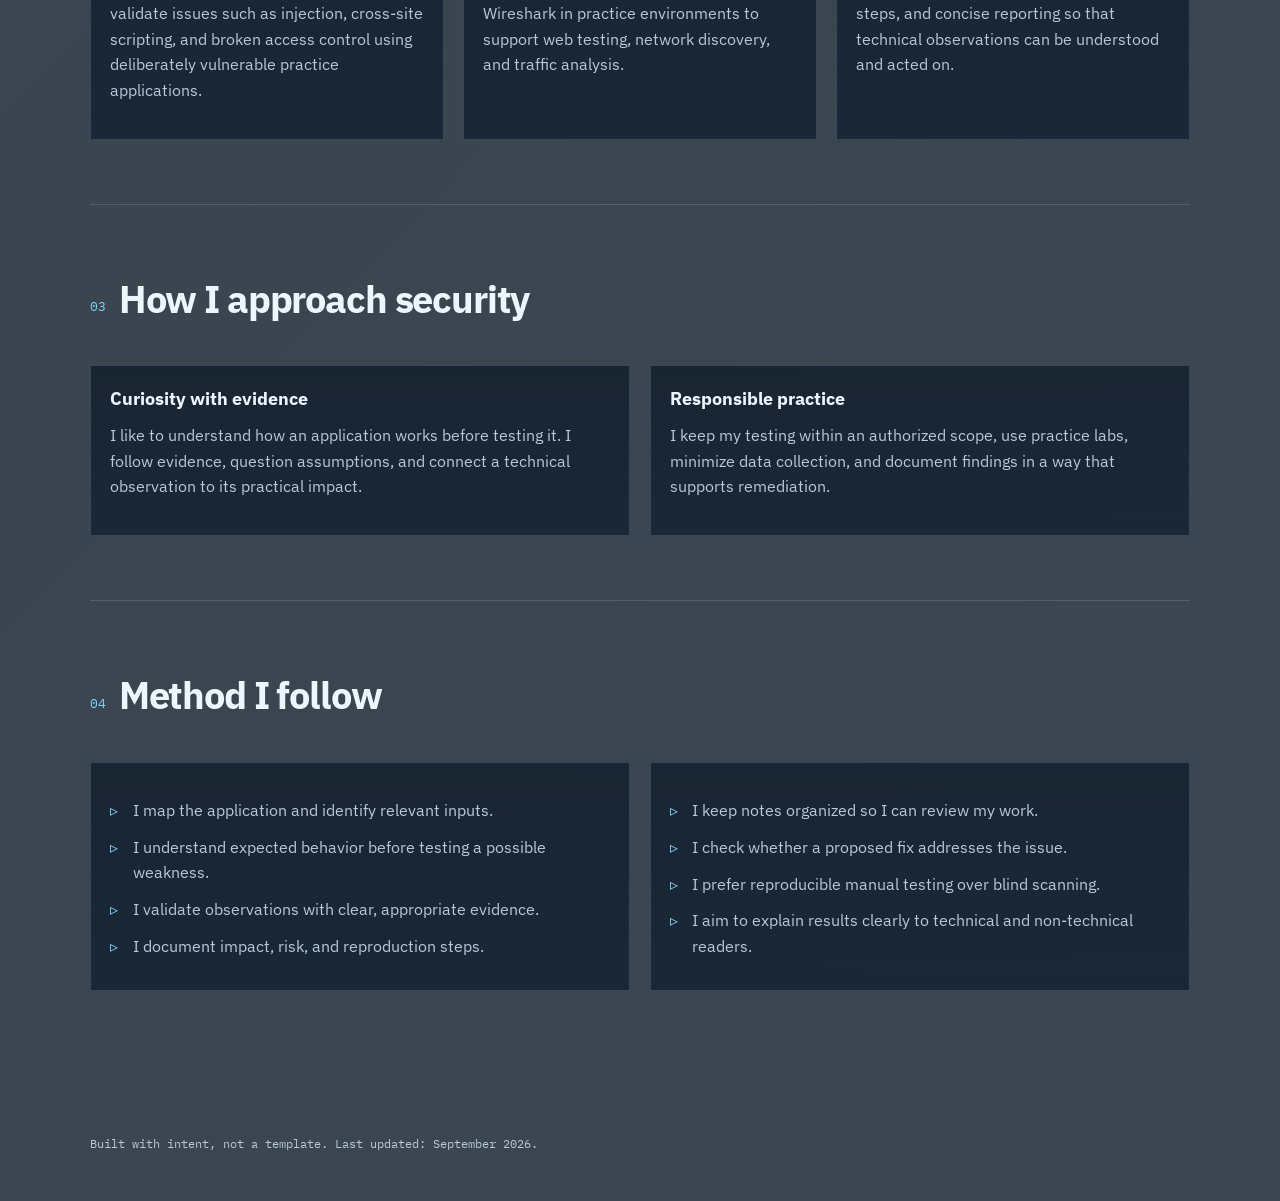
<file: writeups.html>
<!DOCTYPE html>
<html lang="en">
<head>
  <meta charset="UTF-8">
  <meta name="viewport" content="width=device-width, initial-scale=1.0">
  <title>Write-ups | Koech Kutto</title>
  <link rel="preconnect" href="https://fonts.googleapis.com">
  <link rel="preconnect" href="https://fonts.gstatic.com" crossorigin>
  <link href="https://fonts.googleapis.com/css2?family=IBM+Plex+Mono:wght@400;500;600;700&family=IBM+Plex+Sans:wght@400;500;600;700&display=swap" rel="stylesheet">
  <link rel="stylesheet" href="styles.css">
</head>
<body>
  <header class="topbar">
    <div class="topbar-inner">
      <a href="index.html" class="brand">/KOECH/-KUTTO-/</a>
      <nav class="primary-nav" id="primaryNav">
        <a href="index.html">Home</a>
        <a href="about.html">About</a>
        <a href="projects.html">Projects</a>
        <a href="writeups.html" class="active">Write-ups</a>
        <a href="tools.html">Tools</a>
        <a href="contact.html">Contact</a>
      </nav>
      <button class="nav-toggle" id="navToggle" aria-expanded="false" aria-controls="primaryNav">Menu</button>
    </div>
  </header>

  <main>
    <div class="container">
      <section class="page-hero">
        <div class="eyebrow">WRITE-UPS</div>
        <h1>Documenting what I test, how I test it, and why it matters</h1>
        <p class="hero-role">I try to write in a format that is useful to both technical readers and non-security stakeholders. My goal is clear, reproducible reporting backed by evidence.</p>
      </section>

      <section>
        <div class="section-head">
          <span class="section-num">01</span>
          <h2>Selected write-ups</h2>
        </div>
        <div class="grid-3">
          <article class="writeup">
            <div class="eyebrow">WA-001</div>
            <h3>SQL injection to authentication bypass</h3>
            <div class="meta-row">
              <span class="tag">SQLi</span>
              <span class="tag">Lab</span>
              <span class="tag">Burp</span>
            </div>
            <p>In this lab write-up, I explain how I traced the issue, verified its impact on authentication, and considered the access-control risk.</p>
            <span class="severity high">HIGH</span>
          </article>

          <article class="writeup">
            <div class="eyebrow">WA-002</div>
            <h3>IDOR in a restricted endpoint</h3>
            <div class="meta-row">
              <span class="tag">IDOR</span>
              <span class="tag">API</span>
              <span class="tag">Manual</span>
            </div>
            <p>I document how I checked object-level authorization, what the lab exposed, and how I verified the issue without accessing unnecessary data.</p>
            <span class="severity med">MEDIUM</span>
          </article>

          <article class="writeup">
            <div class="eyebrow">WA-003</div>
            <h3>Reflected XSS from a user-controlled input</h3>
            <div class="meta-row">
              <span class="tag">XSS</span>
              <span class="tag">DOM</span>
              <span class="tag">Manual</span>
            </div>
            <p>I describe how I validated the reflected input in the lab, observed the browser behavior, and identified safer output handling as a remediation.</p>
            <span class="severity info">INFO</span>
          </article>
        </div>
      </section>

      <section>
        <div class="section-head">
          <span class="section-num">02</span>
          <h2>Skills I am building</h2>
        </div>
        <p class="hero-role">I am developing practical skills in web application security through focused study, hands-on labs, and careful documentation. These are areas I am actively learning and practicing.</p>
        <div class="grid-3">
          <article class="card">
            <div class="eyebrow">01 / FOUNDATIONS</div>
            <h3>Linux and networking</h3>
            <p>I am strengthening my understanding of Linux, networking, and system behavior so I can better trace how web applications and their services work together.</p>
          </article>
          <article class="card">
            <div class="eyebrow">02 / WEB</div>
            <h3>Application fundamentals</h3>
            <p>I study how inputs move through an application and how frontend behavior, backend logic, and access controls affect security.</p>
          </article>
          <article class="card">
            <div class="eyebrow">03 / TESTING</div>
            <h3>Manual web testing</h3>
            <p>I practice focused manual testing in authorized labs, checking expected behavior and validating observations before treating them as findings.</p>
          </article>
          <article class="card">
            <div class="eyebrow">04 / VULNERABILITIES</div>
            <h3>Common web risks</h3>
            <p>I am learning to recognize and safely validate issues such as injection, cross-site scripting, and broken access control using deliberately vulnerable practice applications.</p>
          </article>
          <article class="card">
            <div class="eyebrow">05 / TOOLS</div>
            <h3>Security tooling</h3>
            <p>I use tools such as Burp Suite, Nmap, and Wireshark in practice environments to support web testing, network discovery, and traffic analysis.</p>
          </article>
          <article class="card">
            <div class="eyebrow">06 / REPORTING</div>
            <h3>Evidence and communication</h3>
            <p>I focus on clear evidence, reproducible steps, and concise reporting so that technical observations can be understood and acted on.</p>
          </article>
        </div>
      </section>

      <section>
        <div class="section-head">
          <span class="section-num">03</span>
          <h2>How I approach security</h2>
        </div>
        <div class="grid-2">
          <div class="card">
            <h3>Curiosity with evidence</h3>
            <p>I like to understand how an application works before testing it. I follow evidence, question assumptions, and connect a technical observation to its practical impact.</p>
          </div>
          <div class="card">
            <h3>Responsible practice</h3>
            <p>I keep my testing within an authorized scope, use practice labs, minimize data collection, and document findings in a way that supports remediation.</p>
          </div>
        </div>
      </section>

      <section>
        <div class="section-head">
          <span class="section-num">04</span>
          <h2>Method I follow</h2>
        </div>
        <div class="grid-2">
          <div class="card">
            <ul class="simple-list">
              <li>I map the application and identify relevant inputs.</li>
              <li>I understand expected behavior before testing a possible weakness.</li>
              <li>I validate observations with clear, appropriate evidence.</li>
              <li>I document impact, risk, and reproduction steps.</li>
            </ul>
          </div>
          <div class="card">
            <ul class="simple-list">
              <li>I keep notes organized so I can review my work.</li>
              <li>I check whether a proposed fix addresses the issue.</li>
              <li>I prefer reproducible manual testing over blind scanning.</li>
              <li>I aim to explain results clearly to technical and non-technical readers.</li>
            </ul>
          </div>
        </div>
      </section>
    </div>
  </main>

  <footer class="container">
    Built with intent, not a template. Last updated: September 2026.
  </footer>

  <script src="script.js"></script>
</body>
</html>
</file>
<file: styles.css>
:root {
  --paper: #091b2d;
  --panel: rgba(15, 28, 45, 0.78);
  --panel-2: rgba(20, 38, 58, 0.82);
  --ink: #edf5ff;
  --ink-soft: #b7c9dc;
  --line: rgba(146, 178, 214, 0.24);
  --accent: #7dd5ff;
  --accent-soft: rgba(125, 213, 255, 0.12);
  --crit: #ff8d7d;
  --high: #ffc877;
  --med: #f0dc7a;
  --info: #8dc4ff;
  --mono: 'IBM Plex Mono', 'SFMono-Regular', Consolas, monospace;
  --sans: 'IBM Plex Sans', 'Segoe UI', sans-serif;
}

* { box-sizing: border-box; }
html { scroll-behavior: smooth; }
body {
  margin: 0;
  font-family: var(--sans);
  color: var(--ink);
  background:
    linear-gradient(135deg, rgba(4, 15, 28, 0.78), rgba(10, 24, 39, 0.8)),
    url('8.jpg') center/cover no-repeat fixed;
  line-height: 1.6;
}
body::before {
  content: "";
  position: fixed;
  inset: 0;
  pointer-events: none;
  background: repeating-linear-gradient(
    to bottom,
    rgba(255,255,255,0.025),
    rgba(255,255,255,0.025) 1px,
    transparent 1px,
    transparent 4px
  );
  z-index: 0;
}
img { max-width: 100%; display: block; border-radius: 20px; }
a { color: var(--accent); }
.container { width: min(1100px, calc(100% - 32px)); margin: 0 auto; position: relative; z-index: 1; }

/* Top bar */
header.topbar {
  position: sticky;
  top: 0;
  z-index: 20;
  background: rgba(8, 18, 31, 0.72);
  backdrop-filter: blur(10px);
  border-bottom: 1px solid var(--line);
}
.topbar-inner {
  width: min(1100px, calc(100% - 32px));
  margin: 0 auto;
  display: flex;
  align-items: center;
  justify-content: space-between;
  min-height: 74px;
  position: relative;
}
.brand {
  font-family: var(--mono);
  text-decoration: none;
  color: var(--ink);
  letter-spacing: 0.04em;
  font-size: 0.9rem;
  font-weight: 600;
  position: relative;
  transition: color 0.2s ease, text-shadow 0.2s ease;
}
.brand:hover, .brand:focus-visible {
  color: var(--accent);
  text-shadow: 0 0 14px rgba(125, 213, 255, 0.4);
}
.brand::after {
  content: "_";
  color: var(--accent);
  animation: blink 1s steps(1) infinite;
}
@keyframes blink { 50% { opacity: 0; } }
.primary-nav {
  display: flex;
  align-items: center;
  gap: 1.4rem;
}
.primary-nav a {
  text-decoration: none;
  color: var(--ink-soft);
  font-family: var(--mono);
  font-size: 0.76rem;
  letter-spacing: 0.02em;
  border-bottom: 1px solid transparent;
  padding-bottom: 2px;
  transition: color 0.2s ease, border-color 0.2s ease, text-shadow 0.2s ease, transform 0.2s ease;
}
.primary-nav a:hover, .primary-nav a:focus-visible, .primary-nav a.active {
  color: var(--accent);
  border-color: var(--accent);
  text-shadow: 0 0 12px rgba(125, 213, 255, 0.4);
  transform: translateY(-1px);
}
.nav-toggle {
  display: none;
  background: transparent;
  border: 1px solid var(--line);
  color: var(--ink);
  font-family: var(--mono);
  padding: 0.5rem 0.8rem;
  cursor: pointer;
}

/* Layout */
main {
  padding-bottom: 3rem;
}
section {
  padding: 4rem 0;
  border-bottom: 1px solid var(--line);
}
section:last-of-type { border-bottom: none; }
.page-hero {
  padding-top: 4.5rem;
  padding-bottom: 3rem;
}
.hero-layout {
  display: grid;
  grid-template-columns: 1.5fr 0.9fr;
  align-items: center;
  gap: 2rem;
}
.hero-copy {
  min-width: 0;
}
.hero-photo-wrap {
  display: flex;
  justify-content: center;
}
.hero-photo {
  width: min(100%, 360px);
  aspect-ratio: 4 / 5;
  object-fit: cover;
  border: 1px solid var(--line);
  background: var(--panel-2);
  box-shadow: 0 18px 46px rgba(9, 27, 45, 0.5);
  filter: grayscale(0.2) contrast(1.06) saturate(1.2);
  transition: transform 0.25s ease, border-color 0.25s ease, box-shadow 0.25s ease;
}
.hero-photo:hover {
  transform: translateY(-4px) scale(1.01);
  border-color: rgba(125, 213, 255, 0.7);
  box-shadow: 0 22px 52px rgba(125, 213, 255, 0.12), 0 18px 46px rgba(9, 27, 45, 0.55);
}
.hero-photo.placeholder {
  display: grid;
  place-items: center;
  padding: 1.2rem;
  color: var(--ink-soft);
  font-family: var(--mono);
  font-size: 0.72rem;
  letter-spacing: 0.04em;
  text-transform: uppercase;
}
.hero-meta, .eyebrow, .label {
  font-family: var(--mono);
  letter-spacing: 0.04em;
  color: var(--ink-soft);
  font-size: 0.74rem;
}
.hero-meta {
  display: flex;
  flex-wrap: wrap;
  gap: 0.8rem;
  margin-bottom: 1rem;
}
.dot { color: var(--accent); }
h1 {
  font-size: clamp(2.5rem, 5vw, 4.5rem);
  line-height: 1.04;
  margin: 0 0 1rem;
  color: var(--ink);
  letter-spacing: -0.04em;
}
h1:hover, h1:focus-visible {
  color: var(--accent);
  text-shadow: 0 0 12px rgba(21, 22, 22, 0.45);
}
h2 {
  font-size: clamp(1.7rem, 3vw, 2.5rem);
  letter-spacing: -0.03em;
  margin: 0 0 1rem;
}
h3 {
  font-size: 1.1rem;
  margin: 0 0 0.6rem;
}
p {
  margin: 0 0 1rem;
  color: var(--ink-soft);
  max-width: 72ch;
}
.lede {
  font-size: 1.05rem;
  color: var(--ink-soft);
}
.hero-role {
  font-size: 1.28rem;
  max-width: 62ch;
  color: var(--ink-soft);
}
.hero-actions {
  display: flex;
  flex-wrap: wrap;
  gap: 0.8rem;
  margin-top: 1.5rem;
}
.btn {
  display: inline-block;
  text-decoration: none;
  border: 1px solid var(--line);
  padding: 0.8rem 1.1rem;
  font-family: var(--mono);
  font-size: 0.76rem;
  letter-spacing: 0.04em;
  transition: transform 0.2s ease, background 0.2s ease, border-color 0.2s ease, box-shadow 0.2s ease;
  box-shadow: 0 0 0 rgba(103, 187, 173, 0);
}
.btn:hover, .btn:focus-visible {
  transform: translateY(-2px);
  box-shadow: 0 10px 26px rgba(125, 213, 255, 0.16);
}
.btn.primary {
  background: var(--accent);
  border-radius: 8px;
  color: #081a2d;
  border-color: var(--accent);
}
.btn.primary:hover { background: #9ce1ff; border-color: #9ce1ff; }
.btn.ghost {
  color: var(--ink);
  border-radius: 6px;
  background: rgba(255, 255, 255, 0.02);
}
.btn.ghost:hover { background: var(--accent-soft); border-color: var(--accent); box-shadow: 0 10px 26px rgba(125, 213, 255, 0.16);}

.grid-2, .grid-3, .grid-4 {
  display: grid;
  gap: 1.2rem;
}
.grid-2 { grid-template-columns: repeat(2, minmax(0, 1fr)); }
.grid-3 { grid-template-columns: repeat(3, minmax(0, 1fr)); }
.grid-4 { grid-template-columns: repeat(4, minmax(0, 1fr)); }

.card, .stat, .contact-card, .project-card, .writeup, .timeline-item, .cert {
  background: linear-gradient(180deg, rgba(12, 24, 38, 0.7), rgba(17, 31, 48, 0.78));
  border: 1px solid var(--line);
}
.card, .stat, .contact-card, .project-card, .writeup, .timeline-item, .cert {
  position: relative;
  overflow: hidden;
  padding: 1.2rem 1.2rem;
  transition: transform 0.22s ease, border-color 0.22s ease, box-shadow 0.22s ease, background 0.22s ease;
}
.tool-list { display: grid; gap: 1.2rem; }
.tool-card {
  display: grid;
  grid-template-columns: minmax(0, 1.15fr) minmax(0, 1fr);
  align-items: center;
  gap: 1.5rem;
}
.tool-copy > :last-child { margin-bottom: 0; }
.tool-gallery {
  display: grid;
  grid-template-columns: repeat(auto-fit, minmax(130px, 1fr));
  align-content: center;
  gap: 0.8rem;
  min-width: 0;
}
.tool-figure { min-width: 0; margin: 0; }
.tool-figure img {
  width: 100%;
  height: 150px;
  object-fit: contain;
  border: 1px solid var(--line);
  border-radius: 6px;
  background: var(--paper);
}
.tool-figure figcaption {
  margin-top: 0.45rem;
  color: var(--ink-soft);
  font-size: 0.75rem;
}
.card::before, .stat::before, .contact-card::before, .project-card::before, .writeup::before, .timeline-item::before, .cert::before {
  content: "";
  position: absolute;
  inset: 0 0 auto 0;
  height: 1px;
  background: linear-gradient(90deg, transparent, rgba(8, 127, 112, 0.65), transparent);
  opacity: 0;
  transition: opacity 0.22s ease;
}
.card:hover, .stat:hover, .contact-card:hover, .project-card:hover, .writeup:hover, .timeline-item:hover, .cert:hover {
  transform: translateY(-4px);
  border-color: rgba(8, 127, 112, 0.45);
  box-shadow: 0 16px 34px rgba(23, 43, 41, 0.12), 0 0 0 1px rgba(8, 127, 112, 0.12);
}
.card:hover::before, .stat:hover::before, .contact-card:hover::before, .project-card:hover::before, .writeup:hover::before, .timeline-item:hover::before, .cert:hover::before {
  opacity: 1;
}

/* Stats */
.stats {
  display: grid;
  grid-template-columns: repeat(4, minmax(0, 1fr));
  gap: 1rem;
  margin-top: 2rem;
}
.stat strong {
  display: block;
  font-size: clamp(1.5rem, 2.6vw, 2.3rem);
  color: var(--ink);
  font-weight: 700;
}
.stat span {
  color: var(--ink-soft);
  font-family: var(--mono);
  font-size: 0.72rem;
  letter-spacing: 0.04em;
}

/* Cards */
.project-card h3, .writeup h3, .contact-card h3 {
  margin-top: 0.2rem;
}
.meta-row {
  display: flex;
  flex-wrap: wrap;
  gap: 0.5rem;
  margin: 0.6rem 0 0.9rem;
}
.tag {
  display: inline-block;
  background: var(--accent-soft);
  border: 1px solid rgba(125, 213, 255, 0.22);
  color: var(--ink);
  padding: 0.32rem 0.6rem;
  font-family: var(--mono);
  font-size: 0.68rem;
  letter-spacing: 0.04em;
  transition: transform 0.2s ease, border-color 0.2s ease, background 0.2s ease, box-shadow 0.2s ease;
}
.tag:hover {
  transform: translateY(-1px);
  border-color: rgba(125, 213, 255, 0.65);
  background: rgba(125, 213, 255, 0.12);
  box-shadow: 0 0 18px rgba(125, 213, 255, 0.15);
}
.severity {
  display: inline-block;
  padding: 0.22rem 0.5rem;
  border: 1px solid currentColor;
  font-family: var(--mono);
  font-size: 0.65rem;
  letter-spacing: 0.04em;
}
.severity.crit { color: var(--crit); }
.severity.high { color: var(--high); }
.severity.med { color: var(--med); }
.severity.info { color: var(--info); }

/* Lists */
ul.checklist, ul.simple-list {
  list-style: none;
  margin: 1rem 0 0;
  padding: 0;
}
ul.checklist li, ul.simple-list li {
  position: relative;
  padding-left: 1.4rem;
  margin-bottom: 0.7rem;
  color: var(--ink-soft);
}
ul.checklist li::before, ul.simple-list li::before {
  content: "▹";
  position: absolute;
  left: 0;
  color: var(--accent);
}

/* Skills */
.skill-groups {
  display: grid;
  grid-template-columns: repeat(2, minmax(0, 1fr));
  gap: 1.2rem;
  align-items: stretch;
}
.skill-column {
  display: grid;
  gap: 1.2rem;
}
.skill-group h3 {
  margin-bottom: 0.7rem;
  color: var(--ink-soft);
  font-family: var(--mono);
  font-size: 0.75rem;
  letter-spacing: 0.04em;
}
.skill-group p {
  margin-top: 0.8rem;
  margin-bottom: 0;
  color: var(--ink-soft);
}
.chips {
  display: flex;
  flex-wrap: wrap;
  gap: 0.55rem;
}
.chip {
  border: 1px solid var(--line);
  background: var(--panel);
  color: var(--ink);
  padding: 0.45rem 0.7rem;
  font-family: var(--mono);
  font-size: 0.72rem;
  transition: transform 0.2s ease, border-color 0.2s ease, box-shadow 0.2s ease, color 0.2s ease;
}
.chip:hover {
  transform: translateY(-2px);
  border-color: rgba(8, 127, 112, 0.5);
  box-shadow: 0 0 18px rgba(8, 127, 112, 0.12);
  color: var(--accent);
}

/* Timeline */
.timeline {
  display: grid;
  gap: 1rem;
}
.timeline-item {
  position: relative;
  padding-left: 1.2rem;
}
.timeline-item::before {
  content: "";
  position: absolute;
  left: 0;
  top: 1.2rem;
  width: 0.5rem;
  height: 0.5rem;
  border-radius: 50%;
  background: var(--accent);
}
.timeline-item .label {
  display: inline-block;
  margin-bottom: 0.45rem;
}

/* Contact */
.contact-grid {
  display: grid;
  grid-template-columns: repeat(2, minmax(0, 1fr));
  gap: 1rem;
}
.location-link {
  color: var(--accent);
  text-decoration: underline;
  text-decoration-color: rgba(8, 127, 112, 0.7);
  text-underline-offset: 0.18em;
  transition: color 0.2s ease, text-shadow 0.2s ease;
}
.location-link:hover, .location-link:focus-visible {
  color: var(--ink);
  text-shadow: 0 0 12px rgba(8, 127, 112, 0.3);
}
.contact-card a {
  color: var(--ink);
  text-decoration: none;
  transition: color 0.2s ease, text-shadow 0.2s ease;
}
.contact-card a:hover { color: var(--accent); text-shadow: 0 0 12px rgba(8, 127, 112, 0.3); }

/* Footer */
footer {
  padding: 2rem 0 3rem;
  color: var(--ink-soft);
  font-family: var(--mono);
  font-size: 0.72rem;
}

/* Utility */
.section-head {
  display: flex;
  align-items: center;
  gap: 0.8rem;
  margin-bottom: 1.2rem;
}
.section-num {
  font-family: var(--mono);
  color: var(--accent);
  font-size: 0.8rem;
}

@media (max-width: 800px) {
  .grid-2, .grid-3, .grid-4, .skill-groups, .stats, .contact-grid {
    grid-template-columns: 1fr;
  }
  .tool-card { grid-template-columns: 1fr; gap: 1rem; }
  .tool-gallery { grid-template-columns: 1fr; }
  .hero-layout {
    grid-template-columns: 1fr;
  }
  .hero-photo {
    width: min(100%, 280px);
  }
  .primary-nav {
    display: none;
    position: absolute;
    top: 100%;
    left: 0;
    right: 0;
    background: rgba(244, 247, 246, 0.98);
    border-bottom: 1px solid var(--line);
    border-top: 1px solid var(--line);
    flex-direction: column;
    align-items: flex-start;
    gap: 0.8rem;
    padding: 1rem 1.1rem 1.2rem;
  }
  .primary-nav.open { display: flex; }
  .nav-toggle { display: inline-block; }
}

@media (prefers-reduced-motion: reduce) {
  html { scroll-behavior: auto; }
  * { transition: none !important; animation: none !important; }
}

a:focus-visible, button:focus-visible {
  outline: 2px solid var(--accent);
  outline-offset: 2px;
}
</file>
